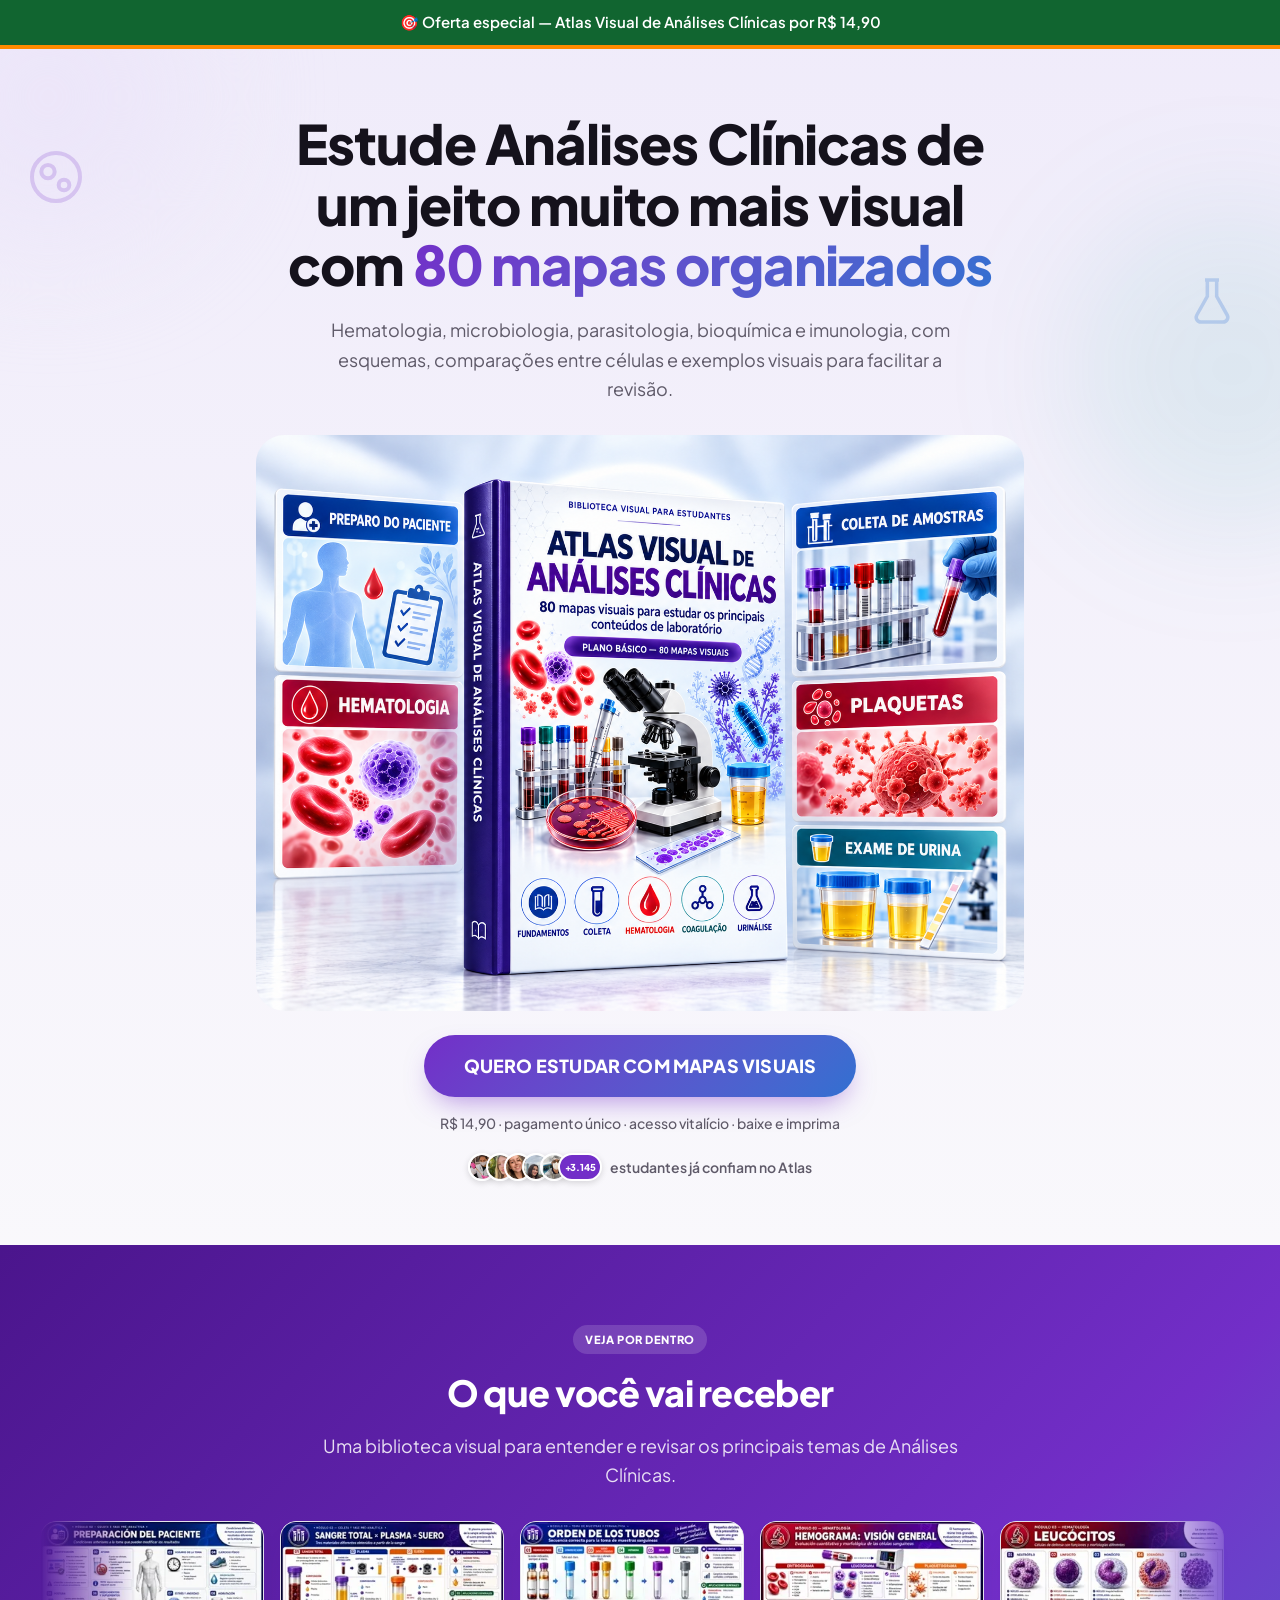
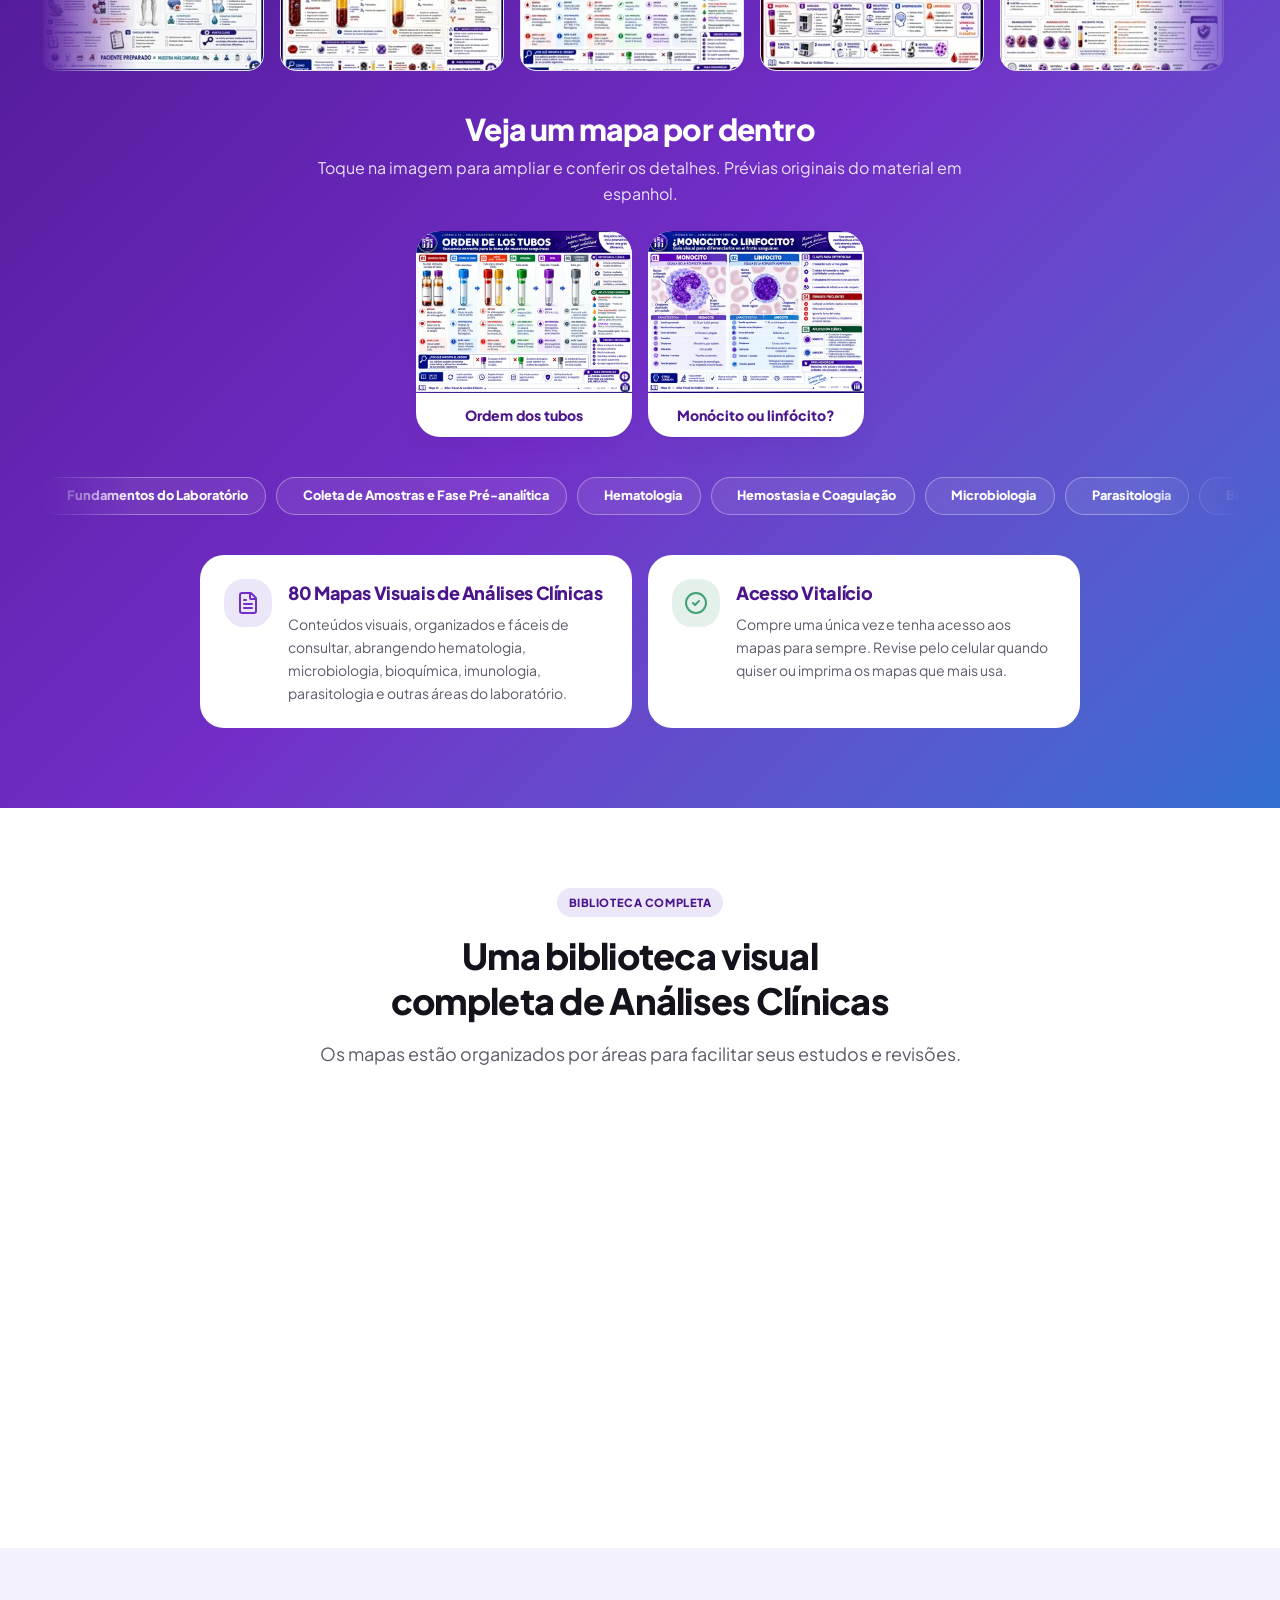
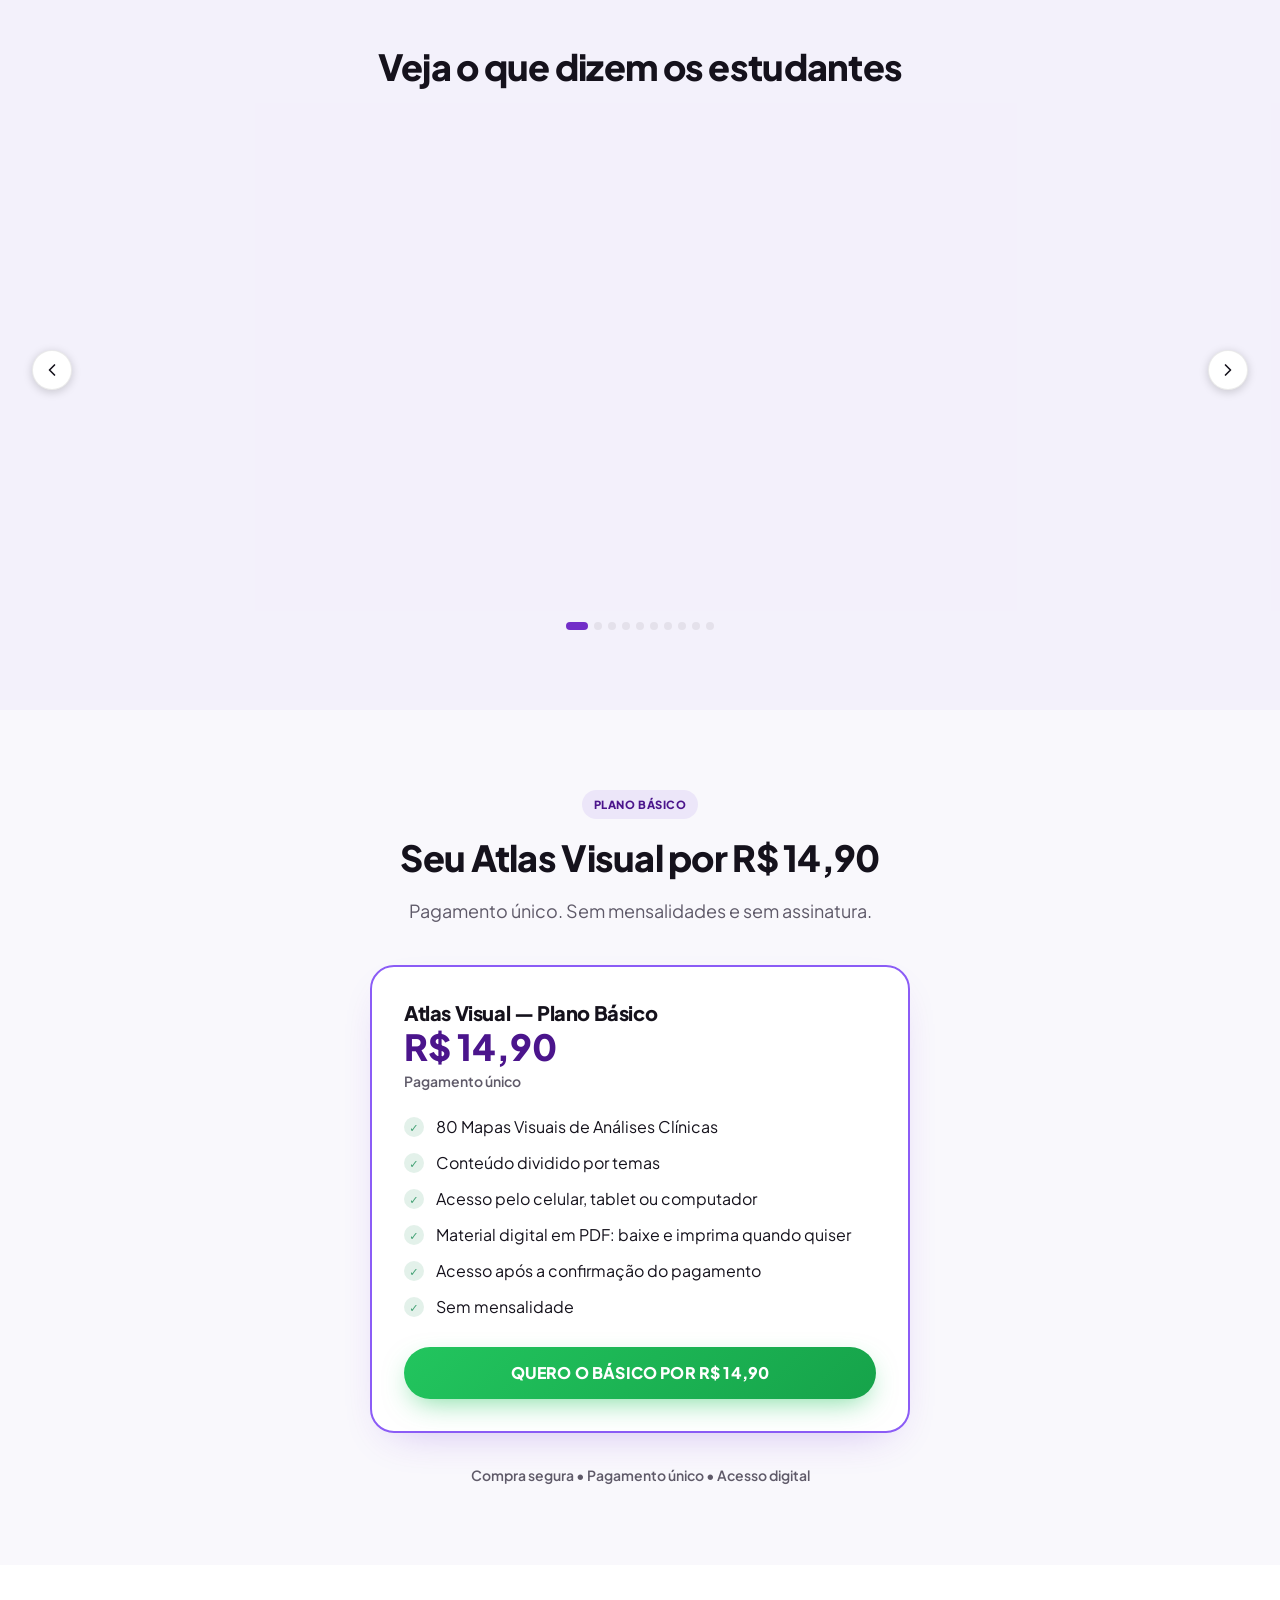
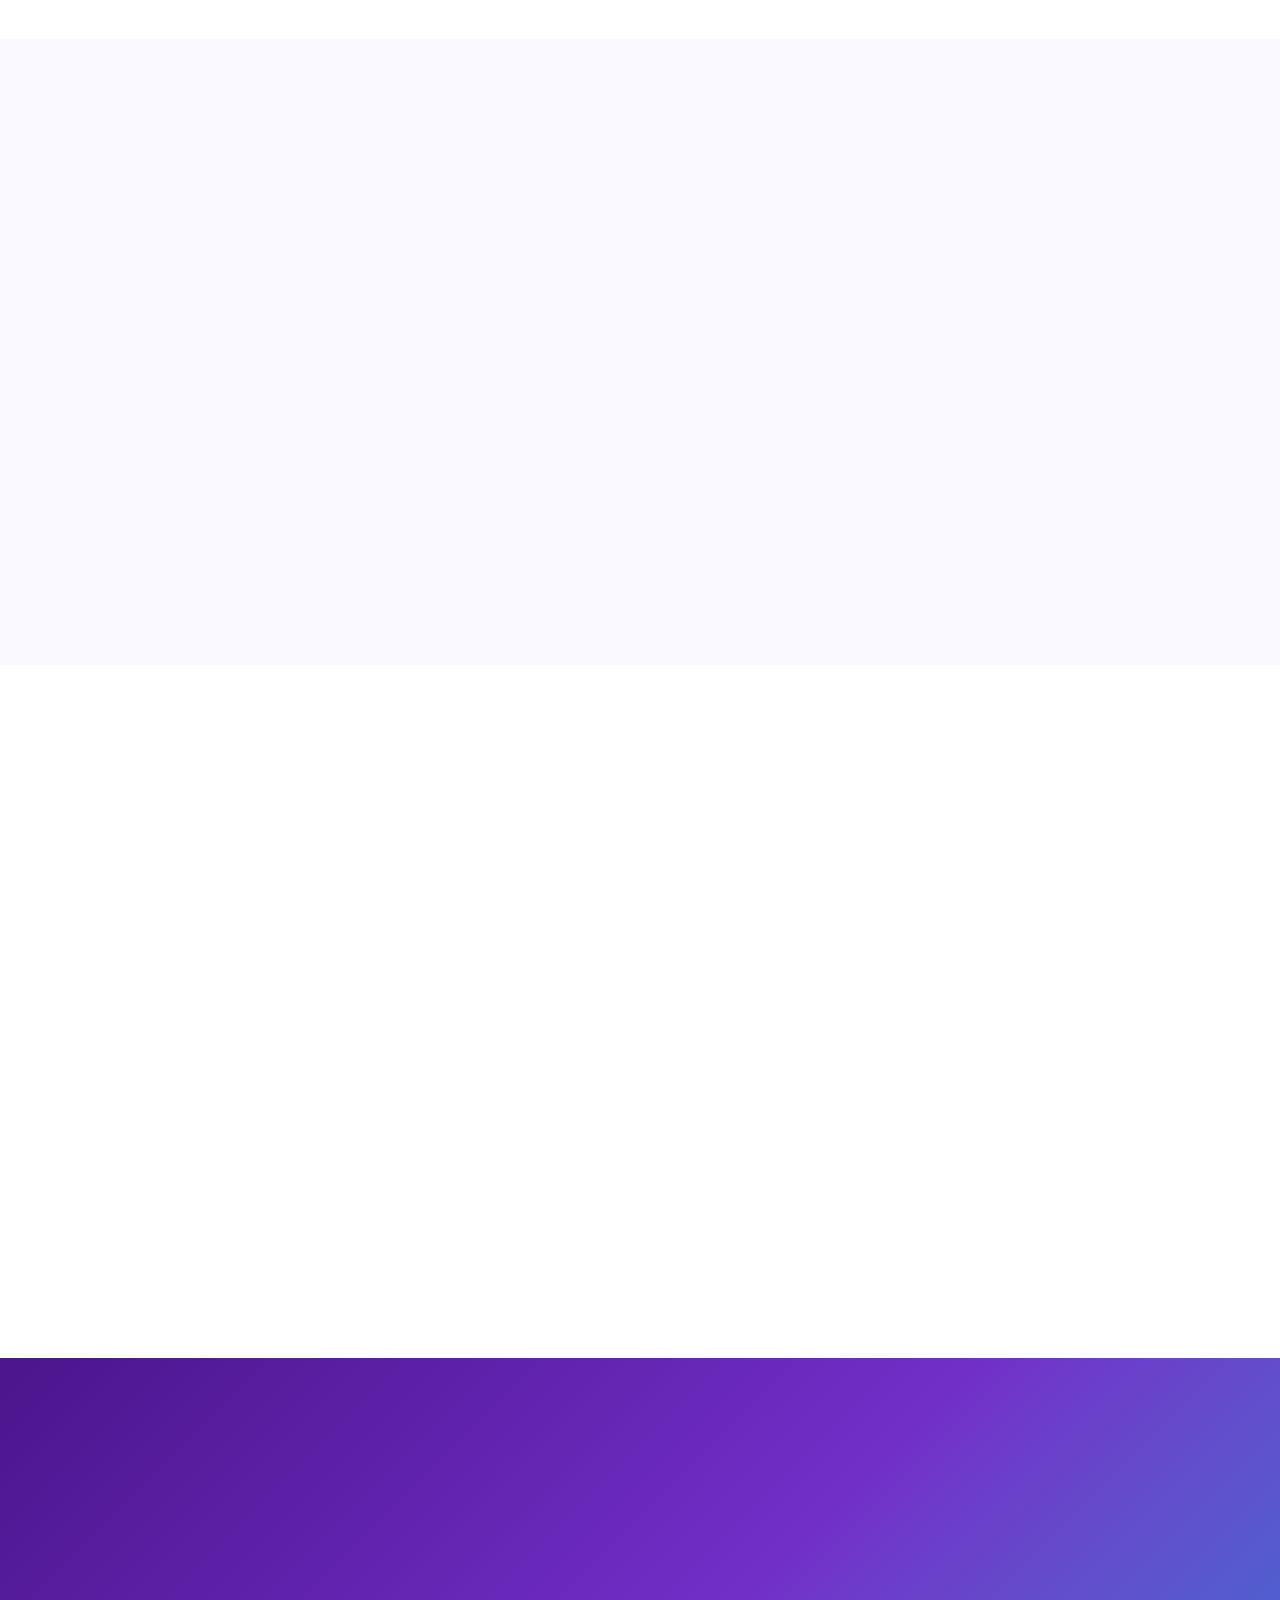
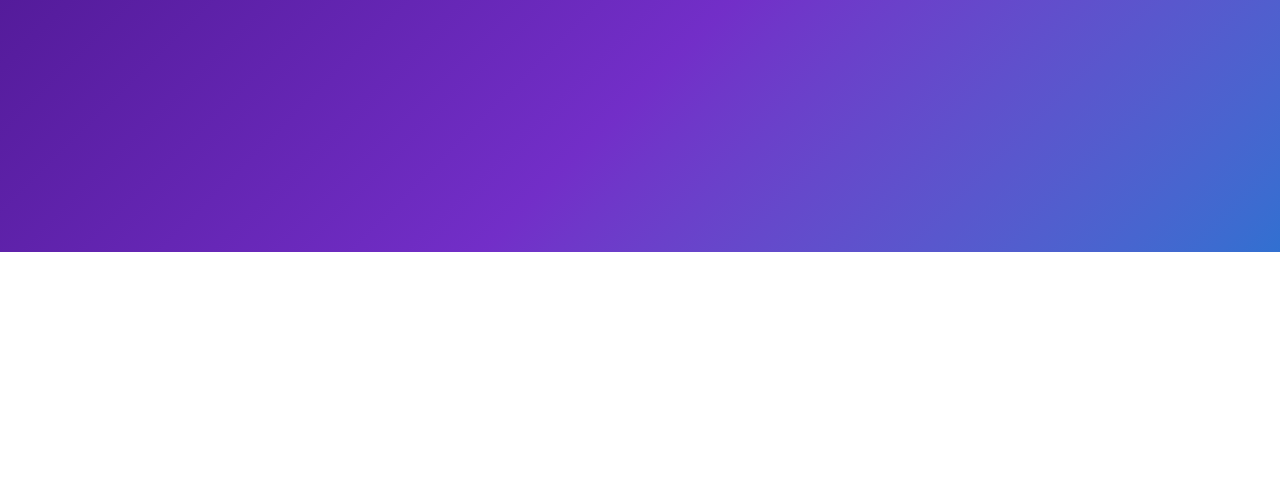
<file: index.html>
<!DOCTYPE html>

<html lang="pt-BR"><head><meta charset="utf-8"/><meta content="width=device-width, initial-scale=1" name="viewport"/><link data-precedence="default" href="https://fonts.googleapis.com/css2?family=Plus+Jakarta+Sans:wght@400;500;600;700;800&amp;display=swap" rel="stylesheet"/><link data-precedence="default" href="css/styles-CTTJ549g.css" rel="stylesheet"/><style>
.carousel-wrap{position:relative;margin-top:2.5rem}
.carousel-track{display:flex;gap:1rem;overflow-x:auto;scroll-snap-type:x mandatory;-webkit-overflow-scrolling:touch;scrollbar-width:none;padding:.25rem .25rem 1rem}
.carousel-track::-webkit-scrollbar{display:none}
.carousel-item{scroll-snap-align:start;flex:0 0 auto}

.carousel-item-portrait{width:min(62vw,260px)}
.carousel-btn{position:absolute;top:50%;transform:translateY(-50%);z-index:10;width:40px;height:40px;border-radius:9999px;background:var(--color-card,#fff);box-shadow:0 2px 10px rgba(0,0,0,.18);border:1px solid rgba(0,0,0,.08);display:flex;align-items:center;justify-content:center;cursor:pointer}
.carousel-btn:hover{background:var(--color-secondary,#f3f3f3)}
.carousel-btn.prev-btn{left:-8px}
.carousel-btn.next-btn{right:-8px}
@media(max-width:640px){.carousel-btn{width:32px;height:32px}.carousel-btn.prev-btn{left:6px}.carousel-btn.next-btn{right:6px}}
.carousel-dots{display:flex;align-items:center;justify-content:center;gap:6px;margin-top:.75rem}
.carousel-dot{width:8px;height:8px;padding:0;border:none;border-radius:9999px;background:var(--color-border,#ddd);cursor:pointer;transition:width .25s ease,background-color .25s ease}
.carousel-dot.is-active{width:22px;background:var(--primary,#6d28d9)}
[data-reveal]{opacity:0}
.avatar-stack{display:flex;align-items:center}
.avatar-circle{width:28px;height:28px;border-radius:9999px;border:2px solid #fff;box-shadow:0 2px 6px rgba(0,0,0,.14);display:flex;align-items:center;justify-content:center;margin-left:-10px;transition:transform .2s ease;position:relative;flex-shrink:0;overflow:hidden}
.avatar-circle img{width:100%;height:100%;object-fit:cover;border-radius:9999px}
.avatar-stack .avatar-circle:first-child{margin-left:0}
.avatar-circle:hover{transform:translateY(-4px) scale(1.15);z-index:5}
.avatar-count{background:var(--primary);color:var(--primary-foreground);font-size:9.5px;font-weight:800;letter-spacing:-0.02em;width:auto;min-width:28px;padding:0 5px;white-space:nowrap}
.btn-cta-green{background-image:linear-gradient(135deg,#22c55e,#16a34a)!important;box-shadow:0 10px 28px -8px rgba(34,197,94,.6);animation:pulse-green 1.8s ease-in-out infinite}
@keyframes pulse-green{0%,100%{transform:scale(1);box-shadow:0 10px 28px -8px rgba(34,197,94,.6)}50%{transform:scale(1.035);box-shadow:0 14px 34px -6px rgba(34,197,94,.85)}}
.modal-overlay{position:fixed;inset:0;background:rgba(15,15,20,.6);z-index:1000;display:none;align-items:center;justify-content:center;padding:16px}
.modal-overlay.is-open{display:flex}
.modal-box{position:relative;width:100%;max-width:420px;max-height:90vh;overflow-y:auto}
.modal-close-btn{position:absolute;top:14px;right:14px;width:32px;height:32px;border-radius:9999px;border:1px solid var(--border);background:var(--background);display:flex;align-items:center;justify-content:center;cursor:pointer;color:var(--foreground)}
.marquee-wrap{position:relative;overflow:hidden;-webkit-mask-image:linear-gradient(90deg,transparent 0,#000 8%,#000 92%,transparent 100%);mask-image:linear-gradient(90deg,transparent 0,#000 8%,#000 92%,transparent 100%)}
.marquee-track{display:flex;gap:1rem;width:max-content;animation:marquee-scroll 32s linear infinite}
.marquee-track:hover{animation-play-state:paused}
.marquee-track-pills{gap:.625rem;animation-duration:24s}
@keyframes marquee-scroll{from{transform:translateX(0)}to{transform:translateX(-50%)}}
.marquee-card{flex:0 0 auto;width:14rem;aspect-ratio:3/2;border-radius:1rem;overflow:hidden}.marquee-card img{object-position:top}
.marquee-pill{flex:0 0 auto;display:inline-flex;align-items:center;gap:.5rem;white-space:nowrap;border-radius:9999px;padding:.55rem 1.1rem;font-weight:800;font-size:.8rem;background:rgba(255,255,255,.08);color:var(--primary-foreground);border:1px solid rgba(255,255,255,.35)}.marquee-pill-dot{background:var(--primary-foreground);opacity:.7}
</style><title>Atlas Visual de Análises Clínicas | 80 Mapas Visuais</title><meta content="Atlas Visual de Análisis Clínicos | +80 Mapas Visuales" name="twitter:title"/><meta content="Estudia hematología, microbiología, parasitología, bioquímica e inmunología con mapas visuales y células reales comparadas. Material digital desde US$4.90, pago único." name="twitter:description"/><meta content="images/og-image-opt.png" property="og:image"/><meta content="images/og-image-opt.png" name="twitter:image"/><meta content="Atlas Visual de Análises Clínicas: 80 mapas visuais organizados por áreas. Plano básico por R$ 14,90, pagamento único." name="description"/><meta content="Atlas Visual de Análises Clínicas | 80 mapas visuais" property="og:title"/><meta content="Estude com 80 mapas visuais. Plano básico por R$ 14,90." property="og:description"/><meta content="website" property="og:type"/><meta content="summary_large_image" name="twitter:card"/><link href="https://fonts.googleapis.com" rel="preconnect"/><link crossorigin="anonymous" href="https://fonts.gstatic.com" rel="preconnect"/><link as="image" fetchpriority="high" href="images/capa-atlas-pt.png" rel="preload"/><link href="ajustes.css" rel="stylesheet"/></head><body><main class="overflow-x-hidden"><div aria-live="polite" class="w-full border-b-4 border-[#FF8A00] bg-[#116530] px-3 py-2.5 text-center sm:min-h-[46px] sm:py-3"><p class="mx-auto max-w-[1200px] text-[12.5px] leading-snug font-semibold text-white sm:text-[15px]">🎯 Oferta especial — Atlas Visual de Análises Clínicas por R$ 14,90</p></div><section class="relative bg-linear-to-b from-secondary/70 to-background px-4 pt-12 pb-16 sm:pt-16"><div aria-hidden="true" class="pointer-events-none absolute inset-0 overflow-hidden"><div class="absolute -top-24 -left-24 h-72 w-72 rounded-full bg-secondary blur-3xl"></div><div class="absolute top-40 -right-28 h-80 w-80 rounded-full bg-lab-teal/10 blur-3xl"></div><svg class="absolute top-24 left-6 hidden h-16 w-16 text-primary/20 lg:block" fill="none" viewbox="0 0 24 24"><circle cx="12" cy="12" r="9" stroke="currentColor" stroke-width="1.5"></circle><circle cx="9" cy="10" r="2.5" stroke="currentColor" stroke-width="1.5"></circle><circle cx="15" cy="15" r="2" stroke="currentColor" stroke-width="1.5"></circle></svg><svg class="absolute top-56 right-10 hidden h-14 w-14 text-lab-blue/25 lg:block" fill="none" viewbox="0 0 24 24"><path d="M9 3h6M10 3v7l-4.5 8A2 2 0 0 0 7.3 21h9.4a2 2 0 0 0 1.8-3L14 10V3" stroke="currentColor" stroke-width="1.5"></path></svg></div><div class="relative mx-auto max-w-[1200px] text-center"><h1 class="mx-auto max-w-4xl text-[2rem] leading-[1.12] font-extrabold sm:text-5xl lg:text-[3.4rem]">Estude Análises Clínicas de um jeito muito mais visual com <span class="gradient-text">80 mapas organizados</span></h1><p class="mx-auto mt-5 max-w-2xl text-base leading-relaxed text-muted-foreground sm:text-lg">Hematologia, microbiologia, parasitologia, bioquímica e imunologia, com esquemas, comparações entre células e exemplos visuais para facilitar a revisão.</p><img alt="Capa promocional do Atlas Visual de Análises Clínicas — 80 mapas visuais" class="mx-auto mt-8 w-full max-w-3xl rounded-3xl" decoding="async" fetchpriority="high" height="1050" loading="eager" src="images/capa-atlas-pt.png" width="1400"/><div class="mt-6 flex justify-center"><button class="btn-cta w-full sm:w-auto sm:px-10 sm:text-lg scroll-to-plans" type="button">QUERO ESTUDAR COM MAPAS VISUAIS</button></div><p class="mt-4 text-sm font-medium text-muted-foreground">R$ 14,90 · pagamento único · acesso vitalício · baixe e imprima</p><div class="mt-5 flex flex-col items-center justify-center gap-2 sm:flex-row sm:gap-3"><div class="avatar-stack">
<span class="avatar-circle"><img alt="" decoding="async" height="40" loading="lazy" src="images/estudante-1.webp" width="40"/></span>
<span class="avatar-circle"><img alt="" decoding="async" height="40" loading="lazy" src="images/estudante-2.webp" width="40"/></span>
<span class="avatar-circle"><img alt="" decoding="async" height="40" loading="lazy" src="images/estudante-3.webp" width="40"/></span>
<span class="avatar-circle"><img alt="" decoding="async" height="40" loading="lazy" src="images/estudante-4.webp" width="40"/></span>
<span class="avatar-circle"><img alt="" decoding="async" height="40" loading="lazy" src="images/estudante-5.webp" width="40"/></span>
<span class="avatar-circle avatar-count">+3.145</span>
</div><span class="text-sm font-semibold text-muted-foreground">estudantes já confiam no Atlas</span></div></div></section><section class="cv-auto relative gradient-brand px-4 py-16 sm:py-20"><div class="mx-auto max-w-[1200px]"><div class="mx-auto max-w-2xl text-center"><span class="inline-block rounded-full px-3 py-1.5 text-[0.7rem] font-extrabold tracking-wider uppercase bg-primary-foreground/15 text-primary-foreground">Veja por dentro</span><h2 class="mt-4 text-[1.75rem] leading-tight font-extrabold sm:text-4xl text-primary-foreground">O que você vai receber</h2><p class="mt-4 text-base leading-relaxed sm:text-lg text-primary-foreground/85">Uma biblioteca visual para entender e revisar os principais temas de Análises Clínicas.</p></div><div class="marquee-wrap mt-8"><div class="marquee-track"><figure class="marquee-card surface-card"><img alt="Prévia original de uma página do Atlas Visual de Análises Clínicas" class="h-full w-full object-cover" decoding="async" height="200" loading="lazy" src="images/prev01-thumb-opt.webp" width="300"/></figure><figure class="marquee-card surface-card"><img alt="Prévia original de uma página do Atlas Visual de Análises Clínicas" class="h-full w-full object-cover" decoding="async" height="225" loading="lazy" src="images/prev02-thumb-opt.webp" width="300"/></figure><figure class="marquee-card surface-card"><img alt="Prévia original de uma página do Atlas Visual de Análises Clínicas" class="h-full w-full object-cover" decoding="async" height="225" loading="lazy" src="images/prev03-thumb-opt.webp" width="300"/></figure><figure class="marquee-card surface-card"><img alt="Prévia original de uma página do Atlas Visual de Análises Clínicas" class="h-full w-full object-cover" decoding="async" height="200" loading="lazy" src="images/prev04-thumb-opt.webp" width="300"/></figure><figure class="marquee-card surface-card"><img alt="Prévia original de uma página do Atlas Visual de Análises Clínicas" class="h-full w-full object-cover" decoding="async" height="225" loading="lazy" src="images/prev05-thumb-opt.webp" width="300"/></figure><figure class="marquee-card surface-card"><img alt="Prévia original de uma página do Atlas Visual de Análises Clínicas" class="h-full w-full object-cover" decoding="async" height="212" loading="lazy" src="images/prev06-thumb-opt.webp" width="300"/></figure><figure class="marquee-card surface-card"><img alt="Prévia original de uma página do Atlas Visual de Análises Clínicas" class="h-full w-full object-cover" decoding="async" height="225" loading="lazy" src="images/prev07-thumb-opt.webp" width="300"/></figure><figure class="marquee-card surface-card"><img alt="Prévia original de uma página do Atlas Visual de Análises Clínicas" class="h-full w-full object-cover" decoding="async" height="212" loading="lazy" src="images/prev08-thumb-opt.webp" width="300"/></figure><figure class="marquee-card surface-card"><img alt="Prévia original de uma página do Atlas Visual de Análises Clínicas" class="h-full w-full object-cover" decoding="async" height="211" loading="lazy" src="images/prev09-thumb-opt.webp" width="300"/></figure><figure class="marquee-card surface-card"><img alt="Prévia original de uma página do Atlas Visual de Análises Clínicas" class="h-full w-full object-cover" decoding="async" height="212" loading="lazy" src="images/prev10-thumb-opt.webp" width="300"/></figure><figure class="marquee-card surface-card"><img alt="Prévia original de uma página do Atlas Visual de Análises Clínicas" class="h-full w-full object-cover" decoding="async" height="225" loading="lazy" src="images/prev11-thumb-opt.webp" width="300"/></figure><figure class="marquee-card surface-card"><img alt="Prévia original de uma página do Atlas Visual de Análises Clínicas" class="h-full w-full object-cover" decoding="async" height="200" loading="lazy" src="images/prev01-thumb-opt.webp" width="300"/></figure><figure class="marquee-card surface-card"><img alt="Prévia original de uma página do Atlas Visual de Análises Clínicas" class="h-full w-full object-cover" decoding="async" height="225" loading="lazy" src="images/prev02-thumb-opt.webp" width="300"/></figure><figure class="marquee-card surface-card"><img alt="Prévia original de uma página do Atlas Visual de Análises Clínicas" class="h-full w-full object-cover" decoding="async" height="225" loading="lazy" src="images/prev03-thumb-opt.webp" width="300"/></figure><figure class="marquee-card surface-card"><img alt="Prévia original de uma página do Atlas Visual de Análises Clínicas" class="h-full w-full object-cover" decoding="async" height="200" loading="lazy" src="images/prev04-thumb-opt.webp" width="300"/></figure><figure class="marquee-card surface-card"><img alt="Prévia original de uma página do Atlas Visual de Análises Clínicas" class="h-full w-full object-cover" decoding="async" height="225" loading="lazy" src="images/prev05-thumb-opt.webp" width="300"/></figure><figure class="marquee-card surface-card"><img alt="Prévia original de uma página do Atlas Visual de Análises Clínicas" class="h-full w-full object-cover" decoding="async" height="212" loading="lazy" src="images/prev06-thumb-opt.webp" width="300"/></figure><figure class="marquee-card surface-card"><img alt="Prévia original de uma página do Atlas Visual de Análises Clínicas" class="h-full w-full object-cover" decoding="async" height="225" loading="lazy" src="images/prev07-thumb-opt.webp" width="300"/></figure><figure class="marquee-card surface-card"><img alt="Prévia original de uma página do Atlas Visual de Análises Clínicas" class="h-full w-full object-cover" decoding="async" height="212" loading="lazy" src="images/prev08-thumb-opt.webp" width="300"/></figure><figure class="marquee-card surface-card"><img alt="Prévia original de uma página do Atlas Visual de Análises Clínicas" class="h-full w-full object-cover" decoding="async" height="211" loading="lazy" src="images/prev09-thumb-opt.webp" width="300"/></figure><figure class="marquee-card surface-card"><img alt="Prévia original de uma página do Atlas Visual de Análises Clínicas" class="h-full w-full object-cover" decoding="async" height="212" loading="lazy" src="images/prev10-thumb-opt.webp" width="300"/></figure><figure class="marquee-card surface-card"><img alt="Prévia original de uma página do Atlas Visual de Análises Clínicas" class="h-full w-full object-cover" decoding="async" height="225" loading="lazy" src="images/prev11-thumb-opt.webp" width="300"/></figure></div></div><div class="mx-auto mt-10 max-w-2xl text-center"><h3 class="text-2xl sm:text-3xl font-extrabold text-primary-foreground">Veja um mapa por dentro</h3><p class="mt-2 text-base leading-relaxed text-primary-foreground/85">Toque na imagem para ampliar e conferir os detalhes. Prévias originais do material em espanhol.</p></div><div class="mt-6 grid gap-4 sm:grid-cols-2 max-w-md sm:max-w-xl mx-auto"><button class="lightbox-trigger rounded-2xl bg-card overflow-hidden shadow-[var(--shadow-card)] text-left transition-transform hover:scale-[1.02]" data-caption="Ordem dos tubos" data-full="images/prev03-opt.webp" type="button"><img alt="Mapa visual: Ordem dos tubos" class="w-full h-auto" decoding="async" height="510" loading="lazy" src="images/prev03-opt.webp" width="680"/><p class="px-4 py-3 text-sm font-extrabold text-primary-deep text-center">Ordem dos tubos</p></button><button class="lightbox-trigger rounded-2xl bg-card overflow-hidden shadow-[var(--shadow-card)] text-left transition-transform hover:scale-[1.02]" data-caption="Monócito ou linfócito?" data-full="images/prev11-opt.webp" type="button"><img alt="Mapa visual: Monócito ou linfócito?" class="w-full h-auto" decoding="async" height="510" loading="lazy" src="images/prev11-opt.webp" width="680"/><p class="px-4 py-3 text-sm font-extrabold text-primary-deep text-center">Monócito ou linfócito?</p></button></div><div class="marquee-wrap mt-10"><div class="marquee-track marquee-track-pills"><span class="marquee-pill"><span aria-hidden="true" class="h-1.5 w-1.5 shrink-0 rounded-full marquee-pill-dot"></span>Fundamentos do Laboratório</span><span class="marquee-pill"><span aria-hidden="true" class="h-1.5 w-1.5 shrink-0 rounded-full marquee-pill-dot"></span>Coleta de Amostras e Fase Pré-analítica</span><span class="marquee-pill"><span aria-hidden="true" class="h-1.5 w-1.5 shrink-0 rounded-full marquee-pill-dot"></span>Hematologia</span><span class="marquee-pill"><span aria-hidden="true" class="h-1.5 w-1.5 shrink-0 rounded-full marquee-pill-dot"></span>Hemostasia e Coagulação</span><span class="marquee-pill"><span aria-hidden="true" class="h-1.5 w-1.5 shrink-0 rounded-full marquee-pill-dot"></span>Microbiologia</span><span class="marquee-pill"><span aria-hidden="true" class="h-1.5 w-1.5 shrink-0 rounded-full marquee-pill-dot"></span>Parasitologia</span><span class="marquee-pill"><span aria-hidden="true" class="h-1.5 w-1.5 shrink-0 rounded-full marquee-pill-dot"></span>Bioquímica Clínica</span><span class="marquee-pill"><span aria-hidden="true" class="h-1.5 w-1.5 shrink-0 rounded-full marquee-pill-dot"></span>Imunologia</span><span class="marquee-pill"><span aria-hidden="true" class="h-1.5 w-1.5 shrink-0 rounded-full marquee-pill-dot"></span>Urinálise</span><span class="marquee-pill"><span aria-hidden="true" class="h-1.5 w-1.5 shrink-0 rounded-full marquee-pill-dot"></span>Controle de Qualidade</span><span class="marquee-pill"><span aria-hidden="true" class="h-1.5 w-1.5 shrink-0 rounded-full marquee-pill-dot"></span>Fundamentos do Laboratório</span><span class="marquee-pill"><span aria-hidden="true" class="h-1.5 w-1.5 shrink-0 rounded-full marquee-pill-dot"></span>Coleta de Amostras e Fase Pré-analítica</span><span class="marquee-pill"><span aria-hidden="true" class="h-1.5 w-1.5 shrink-0 rounded-full marquee-pill-dot"></span>Hematologia</span><span class="marquee-pill"><span aria-hidden="true" class="h-1.5 w-1.5 shrink-0 rounded-full marquee-pill-dot"></span>Hemostasia e Coagulação</span><span class="marquee-pill"><span aria-hidden="true" class="h-1.5 w-1.5 shrink-0 rounded-full marquee-pill-dot"></span>Microbiologia</span><span class="marquee-pill"><span aria-hidden="true" class="h-1.5 w-1.5 shrink-0 rounded-full marquee-pill-dot"></span>Parasitologia</span><span class="marquee-pill"><span aria-hidden="true" class="h-1.5 w-1.5 shrink-0 rounded-full marquee-pill-dot"></span>Bioquímica Clínica</span><span class="marquee-pill"><span aria-hidden="true" class="h-1.5 w-1.5 shrink-0 rounded-full marquee-pill-dot"></span>Imunologia</span><span class="marquee-pill"><span aria-hidden="true" class="h-1.5 w-1.5 shrink-0 rounded-full marquee-pill-dot"></span>Urinálise</span><span class="marquee-pill"><span aria-hidden="true" class="h-1.5 w-1.5 shrink-0 rounded-full marquee-pill-dot"></span>Controle de Qualidade</span></div></div><div class="mt-10 grid gap-4 sm:grid-cols-2 max-w-md sm:max-w-xl mx-auto" id="benefit-cards"><div class="rounded-2xl bg-card p-6 flex items-start gap-4"><span aria-hidden="true" class="grid h-12 w-12 shrink-0 place-items-center rounded-xl bg-secondary text-primary"><svg aria-hidden="true" class="lucide lucide-file-text h-6 w-6" fill="none" height="24" stroke="currentColor" stroke-linecap="round" stroke-linejoin="round" stroke-width="2" viewbox="0 0 24 24" width="24" xmlns="http://www.w3.org/2000/svg"><path d="M6 22a2 2 0 0 1-2-2V4a2 2 0 0 1 2-2h8a2.4 2.4 0 0 1 1.704.706l3.588 3.588A2.4 2.4 0 0 1 20 8v12a2 2 0 0 1-2 2z"></path><path d="M14 2v5a1 1 0 0 0 1 1h5"></path><path d="M10 9H8"></path><path d="M16 13H8"></path><path d="M16 17H8"></path></svg></span><div class="min-w-0"><h3 class="text-lg font-extrabold text-primary-deep">80 Mapas Visuais de Análises Clínicas</h3><p class="mt-1.5 text-sm leading-relaxed text-muted-foreground">Conteúdos visuais, organizados e fáceis de consultar, abrangendo hematologia, microbiologia, bioquímica, imunologia, parasitologia e outras áreas do laboratório.</p></div></div><div class="rounded-2xl bg-card p-6 flex items-start gap-4"><span aria-hidden="true" class="grid h-12 w-12 shrink-0 place-items-center rounded-xl bg-lab-green/15 text-lab-green"><svg aria-hidden="true" class="lucide lucide-circle-check h-6 w-6" fill="none" height="24" stroke="currentColor" stroke-linecap="round" stroke-linejoin="round" stroke-width="2" viewbox="0 0 24 24" width="24" xmlns="http://www.w3.org/2000/svg"><circle cx="12" cy="12" r="10"></circle><path d="m9 12 2 2 4-4"></path></svg></span><div class="min-w-0"><h3 class="text-lg font-extrabold text-primary-deep">Acesso Vitalício</h3><p class="mt-1.5 text-sm leading-relaxed text-muted-foreground">Compre uma única vez e tenha acesso aos mapas para sempre. Revise pelo celular quando quiser ou imprima os mapas que mais usa.</p></div></div></div></div></section><section class="bg-card px-4 py-16 sm:py-20"><div class="mx-auto max-w-[1200px]"><div class="mx-auto max-w-2xl text-center"><span class="inline-block rounded-full px-3 py-1.5 text-[0.7rem] font-extrabold tracking-wider uppercase bg-secondary text-primary-deep">Biblioteca completa</span><h2 class="mt-4 text-[1.75rem] leading-tight font-extrabold sm:text-4xl">Uma biblioteca visual completa de Análises Clínicas</h2><p class="mt-4 text-base leading-relaxed sm:text-lg text-muted-foreground">Os mapas estão organizados por áreas para facilitar seus estudos e revisões.</p></div><ul class="mt-10 grid gap-4 sm:grid-cols-2 lg:grid-cols-3"><li class="reveal"><details class="group rounded-2xl border border-border bg-background px-5 py-4"><summary class="flex cursor-pointer list-none items-center justify-between gap-4"><span class="flex min-w-0 items-center gap-3"><span class="grid h-10 w-10 shrink-0 place-items-center rounded-xl gradient-brand text-sm font-extrabold text-primary-foreground">01</span><h3 class="min-w-0 text-base font-extrabold sm:text-lg">Fundamentos do Laboratório</h3></span><span aria-hidden="true" class="shrink-0 text-xl font-extrabold text-primary transition-transform group-open:rotate-45">+</span></summary><ul class="mt-4 space-y-2"><li class="flex gap-2 text-base text-muted-foreground"><span aria-hidden="true" class="text-lab-teal">•</span>Biossegurança</li><li class="flex gap-2 text-base text-muted-foreground"><span aria-hidden="true" class="text-lab-teal">•</span>Vidrarias</li><li class="flex gap-2 text-base text-muted-foreground"><span aria-hidden="true" class="text-lab-teal">•</span>Equipamentos</li><li class="flex gap-2 text-base text-muted-foreground"><span aria-hidden="true" class="text-lab-teal">•</span>Organização do laboratório</li><li class="flex gap-2 text-base text-muted-foreground"><span aria-hidden="true" class="text-lab-teal">•</span>Boas práticas</li></ul></details></li><li class="reveal"><details class="group rounded-2xl border border-border bg-background px-5 py-4"><summary class="flex cursor-pointer list-none items-center justify-between gap-4"><span class="flex min-w-0 items-center gap-3"><span class="grid h-10 w-10 shrink-0 place-items-center rounded-xl gradient-brand text-sm font-extrabold text-primary-foreground">02</span><h3 class="min-w-0 text-base font-extrabold sm:text-lg">Coleta de Amostras e Fase Pré-analítica</h3></span><span aria-hidden="true" class="shrink-0 text-xl font-extrabold text-primary transition-transform group-open:rotate-45">+</span></summary><ul class="mt-4 space-y-2"><li class="flex gap-2 text-base text-muted-foreground"><span aria-hidden="true" class="text-lab-teal">•</span>Tipos de amostras</li><li class="flex gap-2 text-base text-muted-foreground"><span aria-hidden="true" class="text-lab-teal">•</span>Tubos de coleta</li><li class="flex gap-2 text-base text-muted-foreground"><span aria-hidden="true" class="text-lab-teal">•</span>Anticoagulantes</li><li class="flex gap-2 text-base text-muted-foreground"><span aria-hidden="true" class="text-lab-teal">•</span>Ordem de coleta</li><li class="flex gap-2 text-base text-muted-foreground"><span aria-hidden="true" class="text-lab-teal">•</span>Conservação e transporte</li><li class="flex gap-2 text-base text-muted-foreground"><span aria-hidden="true" class="text-lab-teal">•</span>Erros pré-analíticos</li></ul></details></li><li class="reveal"><details class="group rounded-2xl border border-border bg-background px-5 py-4"><summary class="flex cursor-pointer list-none items-center justify-between gap-4"><span class="flex min-w-0 items-center gap-3"><span class="grid h-10 w-10 shrink-0 place-items-center rounded-xl gradient-brand text-sm font-extrabold text-primary-foreground">03</span><h3 class="min-w-0 text-base font-extrabold sm:text-lg">Hematologia</h3></span><span aria-hidden="true" class="shrink-0 text-xl font-extrabold text-primary transition-transform group-open:rotate-45">+</span></summary><ul class="mt-4 space-y-2"><li class="flex gap-2 text-base text-muted-foreground"><span aria-hidden="true" class="text-lab-teal">•</span>Componentes do sangue</li><li class="flex gap-2 text-base text-muted-foreground"><span aria-hidden="true" class="text-lab-teal">•</span>Células sanguíneas</li><li class="flex gap-2 text-base text-muted-foreground"><span aria-hidden="true" class="text-lab-teal">•</span>Hemograma</li><li class="flex gap-2 text-base text-muted-foreground"><span aria-hidden="true" class="text-lab-teal">•</span>Eritrócitos</li><li class="flex gap-2 text-base text-muted-foreground"><span aria-hidden="true" class="text-lab-teal">•</span>Leucócitos</li><li class="flex gap-2 text-base text-muted-foreground"><span aria-hidden="true" class="text-lab-teal">•</span>Plaquetas</li><li class="flex gap-2 text-base text-muted-foreground"><span aria-hidden="true" class="text-lab-teal">•</span>Índices hematimétricos</li></ul></details></li><li class="reveal"><details class="group rounded-2xl border border-border bg-background px-5 py-4"><summary class="flex cursor-pointer list-none items-center justify-between gap-4"><span class="flex min-w-0 items-center gap-3"><span class="grid h-10 w-10 shrink-0 place-items-center rounded-xl gradient-brand text-sm font-extrabold text-primary-foreground">04</span><h3 class="min-w-0 text-base font-extrabold sm:text-lg">Hemostasia e Coagulação</h3></span><span aria-hidden="true" class="shrink-0 text-xl font-extrabold text-primary transition-transform group-open:rotate-45">+</span></summary><ul class="mt-4 space-y-2"><li class="flex gap-2 text-base text-muted-foreground"><span aria-hidden="true" class="text-lab-teal">•</span>Hemostasia</li><li class="flex gap-2 text-base text-muted-foreground"><span aria-hidden="true" class="text-lab-teal">•</span>Cascata de coagulação</li><li class="flex gap-2 text-base text-muted-foreground"><span aria-hidden="true" class="text-lab-teal">•</span>Fatores de coagulação</li><li class="flex gap-2 text-base text-muted-foreground"><span aria-hidden="true" class="text-lab-teal">•</span>Testes de coagulação</li><li class="flex gap-2 text-base text-muted-foreground"><span aria-hidden="true" class="text-lab-teal">•</span>Principais alterações</li></ul></details></li><li class="reveal"><details class="group rounded-2xl border border-border bg-background px-5 py-4"><summary class="flex cursor-pointer list-none items-center justify-between gap-4"><span class="flex min-w-0 items-center gap-3"><span class="grid h-10 w-10 shrink-0 place-items-center rounded-xl gradient-brand text-sm font-extrabold text-primary-foreground">05</span><h3 class="min-w-0 text-base font-extrabold sm:text-lg">Microbiologia</h3></span><span aria-hidden="true" class="shrink-0 text-xl font-extrabold text-primary transition-transform group-open:rotate-45">+</span></summary><ul class="mt-4 space-y-2"><li class="flex gap-2 text-base text-muted-foreground"><span aria-hidden="true" class="text-lab-teal">•</span>Bactérias</li><li class="flex gap-2 text-base text-muted-foreground"><span aria-hidden="true" class="text-lab-teal">•</span>Fungos</li><li class="flex gap-2 text-base text-muted-foreground"><span aria-hidden="true" class="text-lab-teal">•</span>Meios de cultura</li><li class="flex gap-2 text-base text-muted-foreground"><span aria-hidden="true" class="text-lab-teal">•</span>Coloração de Gram</li><li class="flex gap-2 text-base text-muted-foreground"><span aria-hidden="true" class="text-lab-teal">•</span>Técnicas de identificação</li></ul></details></li><li class="reveal"><details class="group rounded-2xl border border-border bg-background px-5 py-4"><summary class="flex cursor-pointer list-none items-center justify-between gap-4"><span class="flex min-w-0 items-center gap-3"><span class="grid h-10 w-10 shrink-0 place-items-center rounded-xl gradient-brand text-sm font-extrabold text-primary-foreground">06</span><h3 class="min-w-0 text-base font-extrabold sm:text-lg">Parasitologia</h3></span><span aria-hidden="true" class="shrink-0 text-xl font-extrabold text-primary transition-transform group-open:rotate-45">+</span></summary><ul class="mt-4 space-y-2"><li class="flex gap-2 text-base text-muted-foreground"><span aria-hidden="true" class="text-lab-teal">•</span>Protozoários</li><li class="flex gap-2 text-base text-muted-foreground"><span aria-hidden="true" class="text-lab-teal">•</span>Helmintos</li><li class="flex gap-2 text-base text-muted-foreground"><span aria-hidden="true" class="text-lab-teal">•</span>Ciclos biológicos</li><li class="flex gap-2 text-base text-muted-foreground"><span aria-hidden="true" class="text-lab-teal">•</span>Formas evolutivas</li><li class="flex gap-2 text-base text-muted-foreground"><span aria-hidden="true" class="text-lab-teal">•</span>Métodos de identificação</li></ul></details></li><li class="reveal"><details class="group rounded-2xl border border-border bg-background px-5 py-4"><summary class="flex cursor-pointer list-none items-center justify-between gap-4"><span class="flex min-w-0 items-center gap-3"><span class="grid h-10 w-10 shrink-0 place-items-center rounded-xl gradient-brand text-sm font-extrabold text-primary-foreground">07</span><h3 class="min-w-0 text-base font-extrabold sm:text-lg">Bioquímica Clínica</h3></span><span aria-hidden="true" class="shrink-0 text-xl font-extrabold text-primary transition-transform group-open:rotate-45">+</span></summary><ul class="mt-4 space-y-2"><li class="flex gap-2 text-base text-muted-foreground"><span aria-hidden="true" class="text-lab-teal">•</span>Glicose</li><li class="flex gap-2 text-base text-muted-foreground"><span aria-hidden="true" class="text-lab-teal">•</span>Função renal</li><li class="flex gap-2 text-base text-muted-foreground"><span aria-hidden="true" class="text-lab-teal">•</span>Função hepática</li><li class="flex gap-2 text-base text-muted-foreground"><span aria-hidden="true" class="text-lab-teal">•</span>Perfil lipídico</li><li class="flex gap-2 text-base text-muted-foreground"><span aria-hidden="true" class="text-lab-teal">•</span>Enzimas</li><li class="flex gap-2 text-base text-muted-foreground"><span aria-hidden="true" class="text-lab-teal">•</span>Marcadores laboratoriais</li></ul></details></li><li class="reveal"><details class="group rounded-2xl border border-border bg-background px-5 py-4"><summary class="flex cursor-pointer list-none items-center justify-between gap-4"><span class="flex min-w-0 items-center gap-3"><span class="grid h-10 w-10 shrink-0 place-items-center rounded-xl gradient-brand text-sm font-extrabold text-primary-foreground">08</span><h3 class="min-w-0 text-base font-extrabold sm:text-lg">Imunologia</h3></span><span aria-hidden="true" class="shrink-0 text-xl font-extrabold text-primary transition-transform group-open:rotate-45">+</span></summary><ul class="mt-4 space-y-2"><li class="flex gap-2 text-base text-muted-foreground"><span aria-hidden="true" class="text-lab-teal">•</span>Antígenos</li><li class="flex gap-2 text-base text-muted-foreground"><span aria-hidden="true" class="text-lab-teal">•</span>Anticorpos</li><li class="flex gap-2 text-base text-muted-foreground"><span aria-hidden="true" class="text-lab-teal">•</span>Resposta imune</li><li class="flex gap-2 text-base text-muted-foreground"><span aria-hidden="true" class="text-lab-teal">•</span>Imunoglobulinas</li><li class="flex gap-2 text-base text-muted-foreground"><span aria-hidden="true" class="text-lab-teal">•</span>Testes imunológicos</li></ul></details></li><li class="reveal"><details class="group rounded-2xl border border-border bg-background px-5 py-4"><summary class="flex cursor-pointer list-none items-center justify-between gap-4"><span class="flex min-w-0 items-center gap-3"><span class="grid h-10 w-10 shrink-0 place-items-center rounded-xl gradient-brand text-sm font-extrabold text-primary-foreground">09</span><h3 class="min-w-0 text-base font-extrabold sm:text-lg">Urinálise</h3></span><span aria-hidden="true" class="shrink-0 text-xl font-extrabold text-primary transition-transform group-open:rotate-45">+</span></summary><ul class="mt-4 space-y-2"><li class="flex gap-2 text-base text-muted-foreground"><span aria-hidden="true" class="text-lab-teal">•</span>Exame físico</li><li class="flex gap-2 text-base text-muted-foreground"><span aria-hidden="true" class="text-lab-teal">•</span>Exame químico</li><li class="flex gap-2 text-base text-muted-foreground"><span aria-hidden="true" class="text-lab-teal">•</span>Sedimentoscopia</li><li class="flex gap-2 text-base text-muted-foreground"><span aria-hidden="true" class="text-lab-teal">•</span>Cristais</li><li class="flex gap-2 text-base text-muted-foreground"><span aria-hidden="true" class="text-lab-teal">•</span>Cilindros</li><li class="flex gap-2 text-base text-muted-foreground"><span aria-hidden="true" class="text-lab-teal">•</span>Células encontradas</li></ul></details></li><li class="reveal"><details class="group rounded-2xl border border-border bg-background px-5 py-4"><summary class="flex cursor-pointer list-none items-center justify-between gap-4"><span class="flex min-w-0 items-center gap-3"><span class="grid h-10 w-10 shrink-0 place-items-center rounded-xl gradient-brand text-sm font-extrabold text-primary-foreground">10</span><h3 class="min-w-0 text-base font-extrabold sm:text-lg">Controle de Qualidade</h3></span><span aria-hidden="true" class="shrink-0 text-xl font-extrabold text-primary transition-transform group-open:rotate-45">+</span></summary><ul class="mt-4 space-y-2"><li class="flex gap-2 text-base text-muted-foreground"><span aria-hidden="true" class="text-lab-teal">•</span>Erros laboratoriais</li><li class="flex gap-2 text-base text-muted-foreground"><span aria-hidden="true" class="text-lab-teal">•</span>Controle interno</li><li class="flex gap-2 text-base text-muted-foreground"><span aria-hidden="true" class="text-lab-teal">•</span>Controle externo</li><li class="flex gap-2 text-base text-muted-foreground"><span aria-hidden="true" class="text-lab-teal">•</span>Calibração</li><li class="flex gap-2 text-base text-muted-foreground"><span aria-hidden="true" class="text-lab-teal">•</span>Boas práticas</li><li class="flex gap-2 text-base text-muted-foreground"><span aria-hidden="true" class="text-lab-teal">•</span>Segurança dos resultados</li></ul></details></li></ul></div></section><section class="bg-secondary/45 px-4 py-16 sm:py-20"><div class="mx-auto max-w-[1200px]"><div class="mx-auto max-w-2xl text-center"><h2 class="mt-4 text-[1.75rem] leading-tight font-extrabold sm:text-4xl">Veja o que dizem os estudantes</h2></div><div class="carousel-wrap"><button aria-label="Anterior" class="carousel-btn prev-btn" type="button"><svg fill="none" height="20" stroke="currentColor" stroke-linecap="round" stroke-linejoin="round" stroke-width="2" viewbox="0 0 24 24" width="20" xmlns="http://www.w3.org/2000/svg"><path d="m15 18-6-6 6-6"></path></svg></button><button aria-label="Próximo" class="carousel-btn next-btn" type="button"><svg fill="none" height="20" stroke="currentColor" stroke-linecap="round" stroke-linejoin="round" stroke-width="2" viewbox="0 0 24 24" width="20" xmlns="http://www.w3.org/2000/svg"><path d="m9 18 6-6-6-6"></path></svg></button><div class="carousel-track"><figure class="carousel-item carousel-item-portrait reveal surface-card overflow-hidden"><img alt="Depoimento de estudante 1" class="w-full" decoding="async" height="924" loading="lazy" src="images/dep01-pt.png" width="520"/></figure><figure class="carousel-item carousel-item-portrait reveal surface-card overflow-hidden"><img alt="Depoimento de estudante 2" class="w-full" decoding="async" height="924" loading="lazy" src="images/dep02-pt.png" width="520"/></figure><figure class="carousel-item carousel-item-portrait reveal surface-card overflow-hidden"><img alt="Depoimento de estudante 3" class="w-full" decoding="async" height="924" loading="lazy" src="images/dep03-pt.png" width="520"/></figure><figure class="carousel-item carousel-item-portrait reveal surface-card overflow-hidden"><img alt="Depoimento de estudante 4" class="w-full" decoding="async" height="924" loading="lazy" src="images/dep04-pt.png" width="520"/></figure><figure class="carousel-item carousel-item-portrait reveal surface-card overflow-hidden"><img alt="Depoimento de estudante 5" class="w-full" decoding="async" height="924" loading="lazy" src="images/dep05-pt.png" width="520"/></figure><figure class="carousel-item carousel-item-portrait reveal surface-card overflow-hidden"><img alt="Depoimento de estudante 6" class="w-full" decoding="async" height="924" loading="lazy" src="images/dep06-pt.png" width="520"/></figure><figure class="carousel-item carousel-item-portrait reveal surface-card overflow-hidden"><img alt="Depoimento de estudante 7" class="w-full" decoding="async" height="924" loading="lazy" src="images/dep07-pt.png" width="520"/></figure><figure class="carousel-item carousel-item-portrait reveal surface-card overflow-hidden"><img alt="Depoimento de estudante 8" class="w-full" decoding="async" height="924" loading="lazy" src="images/dep08-pt.png" width="520"/></figure><figure class="carousel-item carousel-item-portrait reveal surface-card overflow-hidden"><img alt="Depoimento de estudante 9" class="w-full" decoding="async" height="924" loading="lazy" src="images/dep09-pt.png" width="520"/></figure><figure class="carousel-item carousel-item-portrait reveal surface-card overflow-hidden"><img alt="Depoimento de estudante 10" class="w-full" decoding="async" height="924" loading="lazy" src="images/dep10-pt.png" width="520"/></figure></div></div><div class="carousel-dots"><button aria-label="Ir ao depoimento 1" class="carousel-dot is-active" type="button"></button><button aria-label="Ir ao depoimento 2" class="carousel-dot" type="button"></button><button aria-label="Ir ao depoimento 3" class="carousel-dot" type="button"></button><button aria-label="Ir ao depoimento 4" class="carousel-dot" type="button"></button><button aria-label="Ir ao depoimento 5" class="carousel-dot" type="button"></button><button aria-label="Ir ao depoimento 6" class="carousel-dot" type="button"></button><button aria-label="Ir ao depoimento 7" class="carousel-dot" type="button"></button><button aria-label="Ir ao depoimento 8" class="carousel-dot" type="button"></button><button aria-label="Ir ao depoimento 9" class="carousel-dot" type="button"></button><button aria-label="Ir ao depoimento 10" class="carousel-dot" type="button"></button></div></div></section><section class="scroll-mt-4 bg-background px-4 py-16 sm:py-20" id="planos"><div class="mx-auto max-w-[1200px]"><div class="mx-auto max-w-2xl text-center"><span class="inline-block rounded-full px-3 py-1.5 text-[0.7rem] font-extrabold tracking-wider uppercase bg-secondary text-primary-deep">Plano básico</span><h2 class="mt-4 text-[1.75rem] leading-tight font-extrabold sm:text-4xl">Seu Atlas Visual por R$ 14,90</h2><p class="mt-4 text-base leading-relaxed sm:text-lg text-muted-foreground">Pagamento único. Sem mensalidades e sem assinatura.</p></div><div class="single-plan"><div class="surface-card p-6 sm:p-8"><h3 class="text-xl font-extrabold">Atlas Visual — Plano Básico</h3><p class="text-4xl font-extrabold text-primary-deep">R$ 14,90</p><p class="mt-1 text-sm font-semibold text-muted-foreground">Pagamento único</p><ul class="mt-6 space-y-3"><li class="flex gap-3 text-base"><span aria-hidden="true" class="mt-0.5 grid h-5 w-5 shrink-0 place-items-center rounded-full text-[0.7rem] font-bold bg-lab-green/15 text-lab-green">✓</span>80 Mapas Visuais de Análises Clínicas</li><li class="flex gap-3 text-base"><span aria-hidden="true" class="mt-0.5 grid h-5 w-5 shrink-0 place-items-center rounded-full text-[0.7rem] font-bold bg-lab-green/15 text-lab-green">✓</span>Conteúdo dividido por temas</li><li class="flex gap-3 text-base"><span aria-hidden="true" class="mt-0.5 grid h-5 w-5 shrink-0 place-items-center rounded-full text-[0.7rem] font-bold bg-lab-green/15 text-lab-green">✓</span>Acesso pelo celular, tablet ou computador</li><li class="flex gap-3 text-base"><span aria-hidden="true" class="mt-0.5 grid h-5 w-5 shrink-0 place-items-center rounded-full text-[0.7rem] font-bold bg-lab-green/15 text-lab-green">✓</span>Material digital em PDF: baixe e imprima quando quiser</li><li class="flex gap-3 text-base"><span aria-hidden="true" class="mt-0.5 grid h-5 w-5 shrink-0 place-items-center rounded-full text-[0.7rem] font-bold bg-lab-green/15 text-lab-green">✓</span>Acesso após a confirmação do pagamento</li><li class="flex gap-3 text-base"><span aria-hidden="true" class="mt-0.5 grid h-5 w-5 shrink-0 place-items-center rounded-full text-[0.7rem] font-bold bg-lab-green/15 text-lab-green">✓</span>Sem mensalidade</li></ul><button class="btn-cta btn-cta-green mt-7 w-full" data-checkout="basico" id="buy-basic" type="button">QUERO O BÁSICO POR R$ 14,90</button></div></div><p class="mt-8 text-center text-sm font-semibold text-muted-foreground">Compra segura • Pagamento único • Acesso digital</p></div></section><section class="cv-auto relative overflow-hidden bg-card px-4 py-16 sm:py-24"><div aria-hidden="true" class="pointer-events-none absolute inset-x-0 top-0 h-72 bg-[var(--gradient-soft)] opacity-70"></div><div class="relative mx-auto max-w-[1080px]"><div class="text-center"><span class="inline-block rounded-full bg-secondary px-4 py-1.5 text-[0.7rem] font-extrabold tracking-wider text-primary-deep uppercase">Organização e cuidado editorial</span><h2 class="mt-5 text-[1.9rem] leading-[1.1] font-extrabold sm:text-4xl md:text-[2.75rem]">Conteúdo organizado com <br/><span class="gradient-text">revisão especializada</span></h2><p class="mx-auto mt-5 max-w-3xl text-base leading-relaxed text-muted-foreground sm:text-lg">O Atlas Visual de Análises Clínicas foi desenvolvido para apresentar conteúdos de laboratório de forma mais visual, organizada e fácil de consultar, com atenção à clareza das informações e à experiência de estudo.</p></div><div class="surface-card mt-12 grid gap-7 p-6 sm:p-9 md:grid-cols-[300px_minmax(0,1fr)] md:items-start"><img alt="Foto da Profa. Laura Mendoza, apresentada na página original" class="mx-auto w-full max-w-[300px] rounded-2xl object-cover shadow-[var(--shadow-card)]" decoding="async" height="427" loading="lazy" src="images/especialista-laura.webp" width="320"/><div class="min-w-0"><h3 class="text-2xl font-extrabold sm:text-[1.75rem]">Profa. Laura Mendoza</h3><p class="mt-1 text-base font-bold text-primary">Professora e especialista em Análises Clínicas</p><div class="mt-5 space-y-4 text-base leading-relaxed text-muted-foreground"><p>La Profa. Laura Mendoza trabaja en el área de Análisis Clínicos y contribuyó a que los contenidos del Atlas Visual se presentaran de manera clara, organizada y didáctica.</p><p>Sua revisão editorial ajuda a transformar conceitos de hematologia, coleta de amostras, urinálise, microbiologia, bioquímica e outras áreas do laboratório em mapas visuais mais simples de consultar, revisar e compreender.</p><p>O objetivo é oferecer aos estudantes um material complementar que reúna organização, recursos visuais e linguagem educativa acessível, facilitando o estudo dos principais temas de Análises Clínicas.</p></div></div></div><ul class="mt-6 grid gap-5 md:grid-cols-2"><li class="surface-card flex gap-4 p-6"><span aria-hidden="true" class="grid h-12 w-12 shrink-0 place-items-center rounded-full bg-secondary text-primary"><svg aria-hidden="true" class="lucide lucide-graduation-cap h-6 w-6" fill="none" height="24" stroke="currentColor" stroke-linecap="round" stroke-linejoin="round" stroke-width="2" viewbox="0 0 24 24" width="24" xmlns="http://www.w3.org/2000/svg"><path d="M21.42 10.922a1 1 0 0 0-.019-1.838L12.83 5.18a2 2 0 0 0-1.66 0L2.6 9.08a1 1 0 0 0 0 1.832l8.57 3.908a2 2 0 0 0 1.66 0z"></path><path d="M22 10v6"></path><path d="M6 12.5V16a6 3 0 0 0 12 0v-3.5"></path></svg></span><div class="min-w-0"><p class="text-[0.7rem] font-extrabold tracking-wider text-primary-deep uppercase">Formação</p><p class="mt-2 text-base leading-relaxed text-muted-foreground">Biomedicina e Ciências Biológicas</p></div></li><li class="surface-card flex gap-4 p-6"><span aria-hidden="true" class="grid h-12 w-12 shrink-0 place-items-center rounded-full bg-secondary text-primary"><svg aria-hidden="true" class="lucide lucide-clock h-6 w-6" fill="none" height="24" stroke="currentColor" stroke-linecap="round" stroke-linejoin="round" stroke-width="2" viewbox="0 0 24 24" width="24" xmlns="http://www.w3.org/2000/svg"><circle cx="12" cy="12" r="10"></circle><path d="M12 6v6l4 2"></path></svg></span><div class="min-w-0"><p class="text-[0.7rem] font-extrabold tracking-wider text-primary-deep uppercase">Experiência</p><p class="mt-2 text-base leading-relaxed text-muted-foreground">Experiência no ensino, na organização e na apresentação didática de conteúdos relacionados às rotinas e aos fundamentos de laboratório.</p></div></li><li class="surface-card flex gap-4 p-6"><span aria-hidden="true" class="grid h-12 w-12 shrink-0 place-items-center rounded-full bg-secondary text-primary"><svg aria-hidden="true" class="lucide lucide-microscope h-6 w-6" fill="none" height="24" stroke="currentColor" stroke-linecap="round" stroke-linejoin="round" stroke-width="2" viewbox="0 0 24 24" width="24" xmlns="http://www.w3.org/2000/svg"><path d="M6 18h8"></path><path d="M3 22h18"></path><path d="M14 22a7 7 0 1 0 0-14h-1"></path><path d="M9 14h2"></path><path d="M9 12a2 2 0 0 1-2-2V6h6v4a2 2 0 0 1-2 2Z"></path><path d="M12 6V3a1 1 0 0 0-1-1H9a1 1 0 0 0-1 1v3"></path></svg></span><div class="min-w-0"><p class="text-[0.7rem] font-extrabold tracking-wider text-primary-deep uppercase">Área de atuação</p><p class="mt-2 text-base leading-relaxed text-muted-foreground">Análises Clínicas e educação laboratorial. Material desenvolvido para estudantes de Biomedicina, Farmácia, Bioanálise, Tecnologia Médica e áreas relacionadas.</p></div></li><li class="surface-card flex gap-4 p-6"><span aria-hidden="true" class="grid h-12 w-12 shrink-0 place-items-center rounded-full bg-secondary text-primary"><svg aria-hidden="true" class="lucide lucide-file-text h-6 w-6" fill="none" height="24" stroke="currentColor" stroke-linecap="round" stroke-linejoin="round" stroke-width="2" viewbox="0 0 24 24" width="24" xmlns="http://www.w3.org/2000/svg"><path d="M6 22a2 2 0 0 1-2-2V4a2 2 0 0 1 2-2h8a2.4 2.4 0 0 1 1.704.706l3.588 3.588A2.4 2.4 0 0 1 20 8v12a2 2 0 0 1-2 2z"></path><path d="M14 2v5a1 1 0 0 0 1 1h5"></path><path d="M10 9H8"></path><path d="M16 13H8"></path><path d="M16 17H8"></path></svg></span><div class="min-w-0"><p class="text-[0.7rem] font-extrabold tracking-wider text-primary-deep uppercase">Revisão do material</p><p class="mt-2 text-base leading-relaxed text-muted-foreground">Acompanhamento da clareza, da organização visual, da linguagem educativa e da apresentação dos conteúdos de laboratório.</p></div></li></ul><figure class="mt-6 rounded-3xl border border-primary/25 bg-secondary/60 p-7 sm:p-9"><svg aria-hidden="true" class="lucide lucide-quote h-8 w-8 text-primary" fill="none" height="24" stroke="currentColor" stroke-linecap="round" stroke-linejoin="round" stroke-width="2" viewbox="0 0 24 24" width="24" xmlns="http://www.w3.org/2000/svg"><path d="M16 3a2 2 0 0 0-2 2v6a2 2 0 0 0 2 2 1 1 0 0 1 1 1v1a2 2 0 0 1-2 2 1 1 0 0 0-1 1v2a1 1 0 0 0 1 1 6 6 0 0 0 6-6V5a2 2 0 0 0-2-2z"></path><path d="M5 3a2 2 0 0 0-2 2v6a2 2 0 0 0 2 2 1 1 0 0 1 1 1v1a2 2 0 0 1-2 2 1 1 0 0 0-1 1v2a1 1 0 0 0 1 1 6 6 0 0 0 6-6V5a2 2 0 0 0-2-2z"></path></svg><blockquote class="mt-4 text-lg leading-relaxed font-semibold text-foreground sm:text-xl">“Nosso objetivo é transformar temas de laboratório que muitas vezes parecem complexos em conteúdos mais visuais, organizados e fáceis de revisar.”</blockquote><figcaption class="mt-5 text-base font-extrabold text-primary-deep">Profa. Laura Mendoza<span class="mt-1 block text-sm font-semibold text-muted-foreground">Especialista em Análises Clínicas</span></figcaption></figure><ul class="mt-8 grid gap-3 sm:grid-cols-2 lg:grid-cols-4"><li class="flex items-center gap-2 text-sm font-bold text-muted-foreground"><svg aria-hidden="true" class="lucide lucide-circle-check h-5 w-5 shrink-0 text-primary" fill="none" height="24" stroke="currentColor" stroke-linecap="round" stroke-linejoin="round" stroke-width="2" viewbox="0 0 24 24" width="24" xmlns="http://www.w3.org/2000/svg"><circle cx="12" cy="12" r="10"></circle><path d="m9 12 2 2 4-4"></path></svg>Conteúdo educativo</li><li class="flex items-center gap-2 text-sm font-bold text-muted-foreground"><svg aria-hidden="true" class="lucide lucide-circle-check h-5 w-5 shrink-0 text-primary" fill="none" height="24" stroke="currentColor" stroke-linecap="round" stroke-linejoin="round" stroke-width="2" viewbox="0 0 24 24" width="24" xmlns="http://www.w3.org/2000/svg"><circle cx="12" cy="12" r="10"></circle><path d="m9 12 2 2 4-4"></path></svg>Organização por temas</li><li class="flex items-center gap-2 text-sm font-bold text-muted-foreground"><svg aria-hidden="true" class="lucide lucide-circle-check h-5 w-5 shrink-0 text-primary" fill="none" height="24" stroke="currentColor" stroke-linecap="round" stroke-linejoin="round" stroke-width="2" viewbox="0 0 24 24" width="24" xmlns="http://www.w3.org/2000/svg"><circle cx="12" cy="12" r="10"></circle><path d="m9 12 2 2 4-4"></path></svg>Revisão visual e textual</li><li class="flex items-center gap-2 text-sm font-bold text-muted-foreground"><svg aria-hidden="true" class="lucide lucide-circle-check h-5 w-5 shrink-0 text-primary" fill="none" height="24" stroke="currentColor" stroke-linecap="round" stroke-linejoin="round" stroke-width="2" viewbox="0 0 24 24" width="24" xmlns="http://www.w3.org/2000/svg"><circle cx="12" cy="12" r="10"></circle><path d="m9 12 2 2 4-4"></path></svg>Material complementar de estudo</li></ul></div></section><section class="cv-auto px-4 py-16 sm:py-20"><div class="surface-card mx-auto max-w-2xl p-8 text-center"><span aria-hidden="true" class="mx-auto grid h-20 w-20 place-items-center rounded-full gradient-brand text-2xl font-extrabold text-primary-foreground">30</span><h2 class="mt-5 text-2xl font-extrabold sm:text-3xl">30 dias de garantia para conhecer o material</h2><p class="mt-4 text-base leading-relaxed text-muted-foreground">Você terá 30 dias para acessar o material e conhecer o conteúdo. Se nesse período considerar que ele não é para você, solicite o reembolso para receber seu dinheiro de volta.</p><ul class="mt-6 grid gap-2 text-left sm:grid-cols-2"><li class="flex gap-3 rounded-xl bg-background px-3 py-2.5 text-sm font-semibold"><span aria-hidden="true" class="mt-0.5 grid h-5 w-5 shrink-0 place-items-center rounded-full text-[0.7rem] font-bold bg-lab-green/15 text-lab-green">✓</span>Compra protegida</li><li class="flex gap-3 rounded-xl bg-background px-3 py-2.5 text-sm font-semibold"><span aria-hidden="true" class="mt-0.5 grid h-5 w-5 shrink-0 place-items-center rounded-full text-[0.7rem] font-bold bg-lab-green/15 text-lab-green">✓</span>Pagamento processado com segurança</li><li class="flex gap-3 rounded-xl bg-background px-3 py-2.5 text-sm font-semibold"><span aria-hidden="true" class="mt-0.5 grid h-5 w-5 shrink-0 place-items-center rounded-full text-[0.7rem] font-bold bg-lab-green/15 text-lab-green">✓</span>Garantia de 30 dias</li><li class="flex gap-3 rounded-xl bg-background px-3 py-2.5 text-sm font-semibold"><span aria-hidden="true" class="mt-0.5 grid h-5 w-5 shrink-0 place-items-center rounded-full text-[0.7rem] font-bold bg-lab-green/15 text-lab-green">✓</span>Pagamento único</li></ul></div></section><section class="cv-auto bg-card px-4 py-16 sm:py-20"><div class="mx-auto max-w-3xl"><div class="mx-auto max-w-2xl text-center"><h2 class="mt-4 text-[1.75rem] leading-tight font-extrabold sm:text-4xl">Perguntas frequentes</h2></div><div class="mt-10 space-y-3"><details class="group rounded-2xl border border-border bg-background px-5 py-4"><summary class="flex cursor-pointer list-none items-center justify-between gap-4 text-base font-bold"><span class="min-w-0">O material é físico ou digital?</span><span aria-hidden="true" class="shrink-0 text-xl font-extrabold text-primary transition-transform group-open:rotate-45">+</span></summary><p class="mt-3 text-base leading-relaxed text-muted-foreground">É digital: você pode visualizar pelo celular, tablet ou computador, ou baixar o PDF e imprimir. Nenhum material físico é enviado pelo correio.</p></details><details class="group rounded-2xl border border-border bg-background px-5 py-4"><summary class="flex cursor-pointer list-none items-center justify-between gap-4 text-base font-bold"><span class="min-w-0">Como receberei o acesso?</span><span aria-hidden="true" class="shrink-0 text-xl font-extrabold text-primary transition-transform group-open:rotate-45">+</span></summary><p class="mt-3 text-base leading-relaxed text-muted-foreground">Após a confirmação do pagamento, você receberá as instruções de acesso pelo e-mail ou pelo canal informado durante a compra.</p></details><details class="group rounded-2xl border border-border bg-background px-5 py-4"><summary class="flex cursor-pointer list-none items-center justify-between gap-4 text-base font-bold"><span class="min-w-0">Posso acessar pelo celular?</span><span aria-hidden="true" class="shrink-0 text-xl font-extrabold text-primary transition-transform group-open:rotate-45">+</span></summary><p class="mt-3 text-base leading-relaxed text-muted-foreground">Sim. O material pode ser consultado pelo celular, tablet ou computador.</p></details><details class="group rounded-2xl border border-border bg-background px-5 py-4"><summary class="flex cursor-pointer list-none items-center justify-between gap-4 text-base font-bold"><span class="min-w-0">Preciso pagar mensalidade?</span><span aria-hidden="true" class="shrink-0 text-xl font-extrabold text-primary transition-transform group-open:rotate-45">+</span></summary><p class="mt-3 text-base leading-relaxed text-muted-foreground">Não. O pagamento é único, sem cobrança mensal e sem assinatura.</p></details><details class="group rounded-2xl border border-border bg-background px-5 py-4"><summary class="flex cursor-pointer list-none items-center justify-between gap-4 text-base font-bold"><span class="min-w-0">Quais formas de pagamento são aceitas?</span><span aria-hidden="true" class="shrink-0 text-xl font-extrabold text-primary transition-transform group-open:rotate-45">+</span></summary><div class="mt-3 text-base leading-relaxed text-muted-foreground"><p id="faq-payment-intro">As formas de pagamento disponíveis são apresentadas na página de checkout, antes de você finalizar a compra.</p><div class="mt-3 flex flex-wrap gap-2" hidden="" id="faq-payment-chips"></div><p class="mt-3" hidden="" id="faq-payment-note">Confira todas as opções e condições na página de pagamento.</p></div></details><details class="group rounded-2xl border border-border bg-background px-5 py-4"><summary class="flex cursor-pointer list-none items-center justify-between gap-4 text-base font-bold"><span class="min-w-0">Para quais cursos o material é recomendado?</span><span aria-hidden="true" class="shrink-0 text-xl font-extrabold text-primary transition-transform group-open:rotate-45">+</span></summary><p class="mt-3 text-base leading-relaxed text-muted-foreground">O conteúdo é indicado principalmente para estudantes de Biomedicina, Farmácia, Bioanálise, Tecnologia Médica, Técnico em Análises Clínicas, Patologia Clínica e outros cursos da área laboratorial.</p></details></div></div></section><section class="cv-auto gradient-brand px-4 py-16 sm:py-20"><div class="mx-auto max-w-2xl text-center"><h2 class="text-[1.75rem] leading-tight font-extrabold text-primary-foreground sm:text-4xl">Transforme conteúdos complexos de laboratório em uma biblioteca visual fácil de consultar</h2><p class="mt-4 text-base leading-relaxed text-primary-foreground/85 sm:text-lg">Garanta o plano básico e comece a estudar Análises Clínicas de forma mais organizada.</p><div class="mt-7 flex justify-center"><button class="w-full rounded-full bg-card px-8 py-4 text-base font-extrabold text-primary-deep shadow-[var(--shadow-lift)] transition-transform hover:-translate-y-0.5 sm:w-auto sm:text-lg scroll-to-plans" type="button">QUERO ACESSAR O ATLAS VISUAL</button></div><p class="mt-4 text-sm font-medium text-primary-foreground/85">R$ 14,90 • Pagamento único • Garantia de 30 dias</p></div></section><footer class="cv-auto bg-card px-4 py-12"><div class="mx-auto max-w-[1000px] text-center"><p class="text-base font-extrabold text-primary-deep">Atlas Visual de Análises Clínicas</p><ul class="mt-4 flex flex-wrap justify-center gap-x-6 gap-y-2 text-sm font-semibold text-muted-foreground"><li><a class="hover:text-primary" href="termos.html">Termos de uso</a></li><li><a class="hover:text-primary" href="privacidade.html">Política de privacidade</a></li></ul><p class="mx-auto mt-6 max-w-2xl text-sm leading-relaxed text-muted-foreground">Este material tem finalidade exclusivamente educativa. Não substitui aulas, livros acadêmicos, práticas supervisionadas, protocolos institucionais, diagnóstico, tratamento ou orientação de profissionais habilitados.</p></div></footer><div aria-hidden="true" aria-label="Prévia ampliada do atlas" aria-modal="true" class="modal-overlay" id="lightbox-modal" role="dialog"><div class="modal-box" style="max-width:42rem"><button aria-label="Fechar" class="modal-close-btn" id="lightbox-close" type="button"><svg fill="none" height="16" stroke="currentColor" stroke-linecap="round" stroke-linejoin="round" stroke-width="2" viewbox="0 0 24 24" width="16" xmlns="http://www.w3.org/2000/svg"><path d="M18 6 6 18"></path><path d="m6 6 12 12"></path></svg></button><img alt="" class="w-full h-auto rounded-2xl" id="lightbox-img"/></div></div></main><script defer="True" src="config.js"></script><script defer="True" src="app.js"></script><dialog id="checkout-notice"><button aria-label="Fechar" class="notice-close" type="button">×</button><h2>Compra em breve</h2><p>O link de pagamento deste plano ainda não está disponível. Volte em breve.</p><button class="btn-cta btn-cta-green notice-ok" type="button">ENTENDI</button></dialog></body></html>
</file>
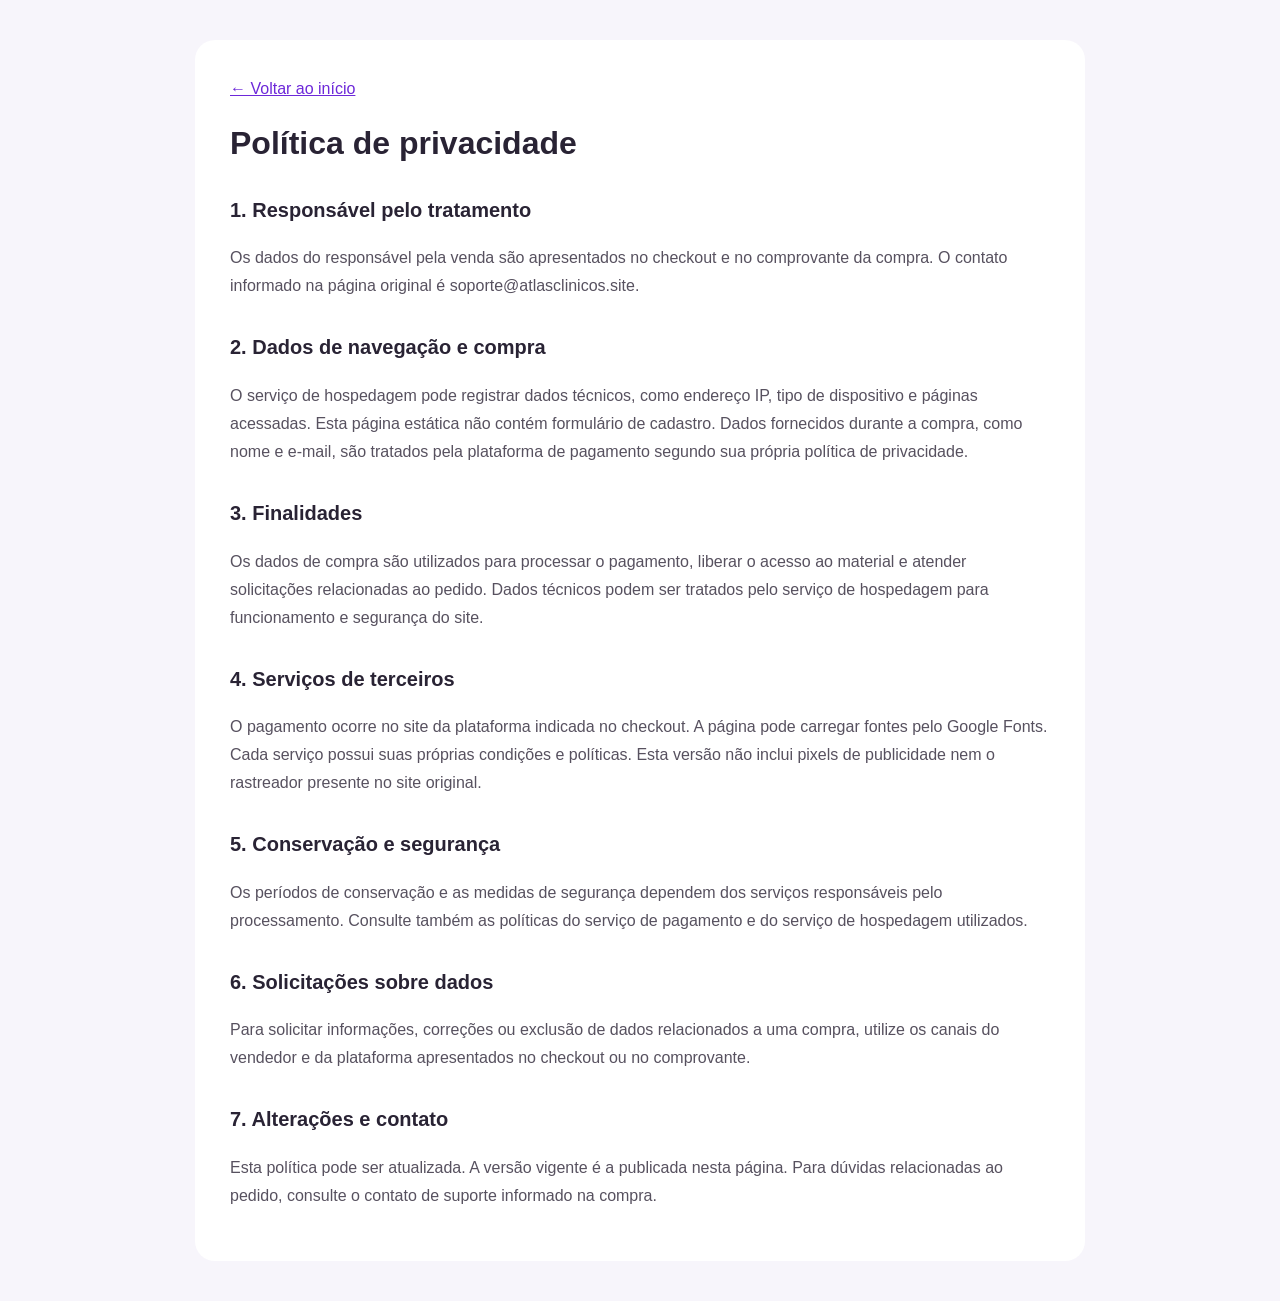
<file: privacidade.html>
<!doctype html><html lang="pt-BR"><head><meta charset="utf-8"><meta name="viewport" content="width=device-width,initial-scale=1"><title>Política de privacidade | Atlas Visual</title><style>body{font:16px/1.75 Arial,sans-serif;color:#292334;background:#f7f5fb;margin:0}main{max-width:820px;margin:40px auto;padding:35px;background:white;border-radius:20px}a{color:#6d28d9}h1{font-size:32px;line-height:1.2}h2{font-size:20px;margin-top:30px}p{color:#57515f}@media(max-width:600px){main{margin:15px;padding:24px}}</style></head><body><main><a href="index.html">← Voltar ao início</a><h1>Política de privacidade</h1><h2>1. Responsável pelo tratamento</h2><p>Os dados do responsável pela venda são apresentados no checkout e no comprovante da compra. O contato informado na página original é soporte@atlasclinicos.site.</p><h2>2. Dados de navegação e compra</h2><p>O serviço de hospedagem pode registrar dados técnicos, como endereço IP, tipo de dispositivo e páginas acessadas. Esta página estática não contém formulário de cadastro. Dados fornecidos durante a compra, como nome e e-mail, são tratados pela plataforma de pagamento segundo sua própria política de privacidade.</p><h2>3. Finalidades</h2><p>Os dados de compra são utilizados para processar o pagamento, liberar o acesso ao material e atender solicitações relacionadas ao pedido. Dados técnicos podem ser tratados pelo serviço de hospedagem para funcionamento e segurança do site.</p><h2>4. Serviços de terceiros</h2><p>O pagamento ocorre no site da plataforma indicada no checkout. A página pode carregar fontes pelo Google Fonts. Cada serviço possui suas próprias condições e políticas. Esta versão não inclui pixels de publicidade nem o rastreador presente no site original.</p><h2>5. Conservação e segurança</h2><p>Os períodos de conservação e as medidas de segurança dependem dos serviços responsáveis pelo processamento. Consulte também as políticas do serviço de pagamento e do serviço de hospedagem utilizados.</p><h2>6. Solicitações sobre dados</h2><p>Para solicitar informações, correções ou exclusão de dados relacionados a uma compra, utilize os canais do vendedor e da plataforma apresentados no checkout ou no comprovante.</p><h2>7. Alterações e contato</h2><p>Esta política pode ser atualizada. A versão vigente é a publicada nesta página. Para dúvidas relacionadas ao pedido, consulte o contato de suporte informado na compra.</p></main></body></html>
</file>
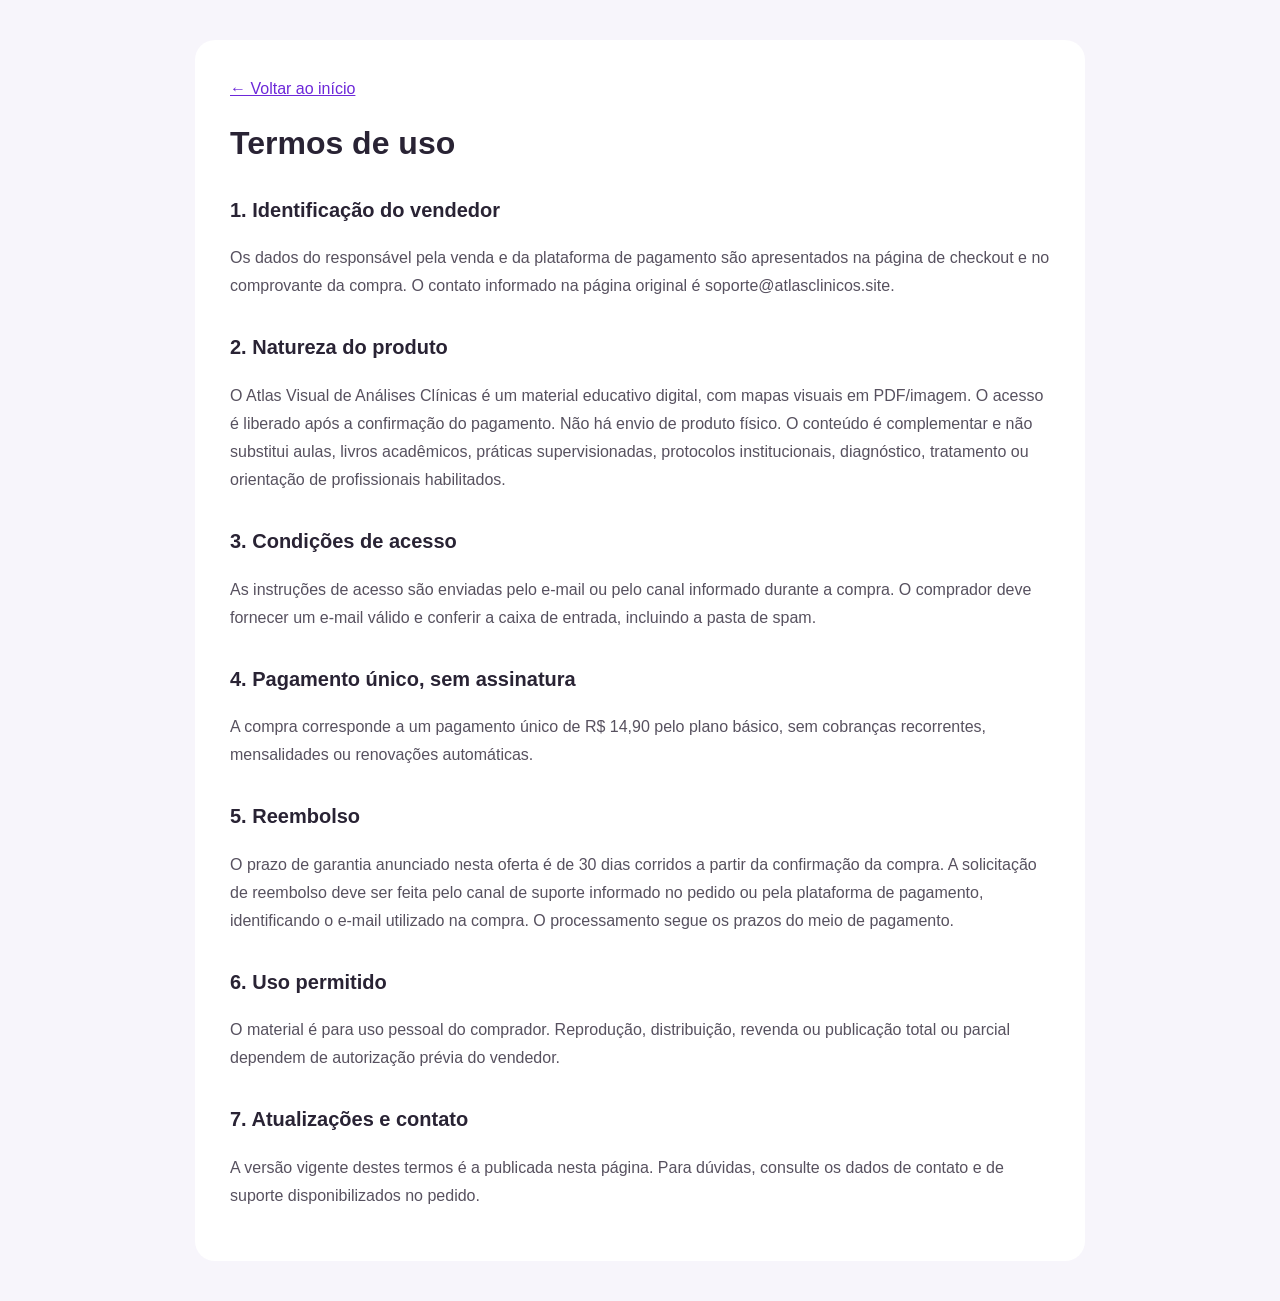
<file: termos.html>
<!doctype html><html lang="pt-BR"><head><meta charset="utf-8"><meta name="viewport" content="width=device-width,initial-scale=1"><title>Termos de uso | Atlas Visual</title><style>body{font:16px/1.75 Arial,sans-serif;color:#292334;background:#f7f5fb;margin:0}main{max-width:820px;margin:40px auto;padding:35px;background:white;border-radius:20px}a{color:#6d28d9}h1{font-size:32px;line-height:1.2}h2{font-size:20px;margin-top:30px}p{color:#57515f}@media(max-width:600px){main{margin:15px;padding:24px}}</style></head><body><main><a href="index.html">← Voltar ao início</a><h1>Termos de uso</h1><h2>1. Identificação do vendedor</h2><p>Os dados do responsável pela venda e da plataforma de pagamento são apresentados na página de checkout e no comprovante da compra. O contato informado na página original é soporte@atlasclinicos.site.</p><h2>2. Natureza do produto</h2><p>O Atlas Visual de Análises Clínicas é um material educativo digital, com mapas visuais em PDF/imagem. O acesso é liberado após a confirmação do pagamento. Não há envio de produto físico. O conteúdo é complementar e não substitui aulas, livros acadêmicos, práticas supervisionadas, protocolos institucionais, diagnóstico, tratamento ou orientação de profissionais habilitados.</p><h2>3. Condições de acesso</h2><p>As instruções de acesso são enviadas pelo e-mail ou pelo canal informado durante a compra. O comprador deve fornecer um e-mail válido e conferir a caixa de entrada, incluindo a pasta de spam.</p><h2>4. Pagamento único, sem assinatura</h2><p>A compra corresponde a um pagamento único de R$ 14,90 pelo plano básico, sem cobranças recorrentes, mensalidades ou renovações automáticas.</p><h2>5. Reembolso</h2><p>O prazo de garantia anunciado nesta oferta é de 30 dias corridos a partir da confirmação da compra. A solicitação de reembolso deve ser feita pelo canal de suporte informado no pedido ou pela plataforma de pagamento, identificando o e-mail utilizado na compra. O processamento segue os prazos do meio de pagamento.</p><h2>6. Uso permitido</h2><p>O material é para uso pessoal do comprador. Reprodução, distribuição, revenda ou publicação total ou parcial dependem de autorização prévia do vendedor.</p><h2>7. Atualizações e contato</h2><p>A versão vigente destes termos é a publicada nesta página. Para dúvidas, consulte os dados de contato e de suporte disponibilizados no pedido.</p></main></body></html>
</file>
<file: ajustes.css>
[data-reveal]{opacity:1!important;transform:none!important}.single-plan{max-width:540px;margin:40px auto 0}.single-plan>div{border:2px solid #8b5cf6;box-shadow:0 16px 45px -22px #6d28d955}#buy-basic{cursor:pointer}a:focus-visible,button:focus-visible,summary:focus-visible{outline:3px solid #0d9488;outline-offset:4px}dialog{border:0;border-radius:20px;padding:38px 28px;width:min(450px,90vw);color:#261440;box-shadow:0 20px 80px #0003}dialog::backdrop{background:#180d32b3}dialog h2{font-size:24px;font-weight:800;margin-bottom:16px}dialog p{font-size:16px;line-height:1.65;margin-bottom:24px}.notice-close{position:absolute;right:12px;top:8px;font-size:28px;width:36px;height:36px;cursor:pointer}.notice-ok{width:100%;cursor:pointer}.lightbox-modal button:focus-visible{outline:3px solid white}@media(prefers-reduced-motion:reduce){*,*:before,*:after{animation:none!important;transition:none!important;scroll-behavior:auto!important}}@media(max-width:640px){.single-plan{margin-top:28px}.single-plan>div{padding:26px 20px}#buy-basic{font-size:13px}}

#benefit-cards{max-width:880px;width:100%}
</file>
